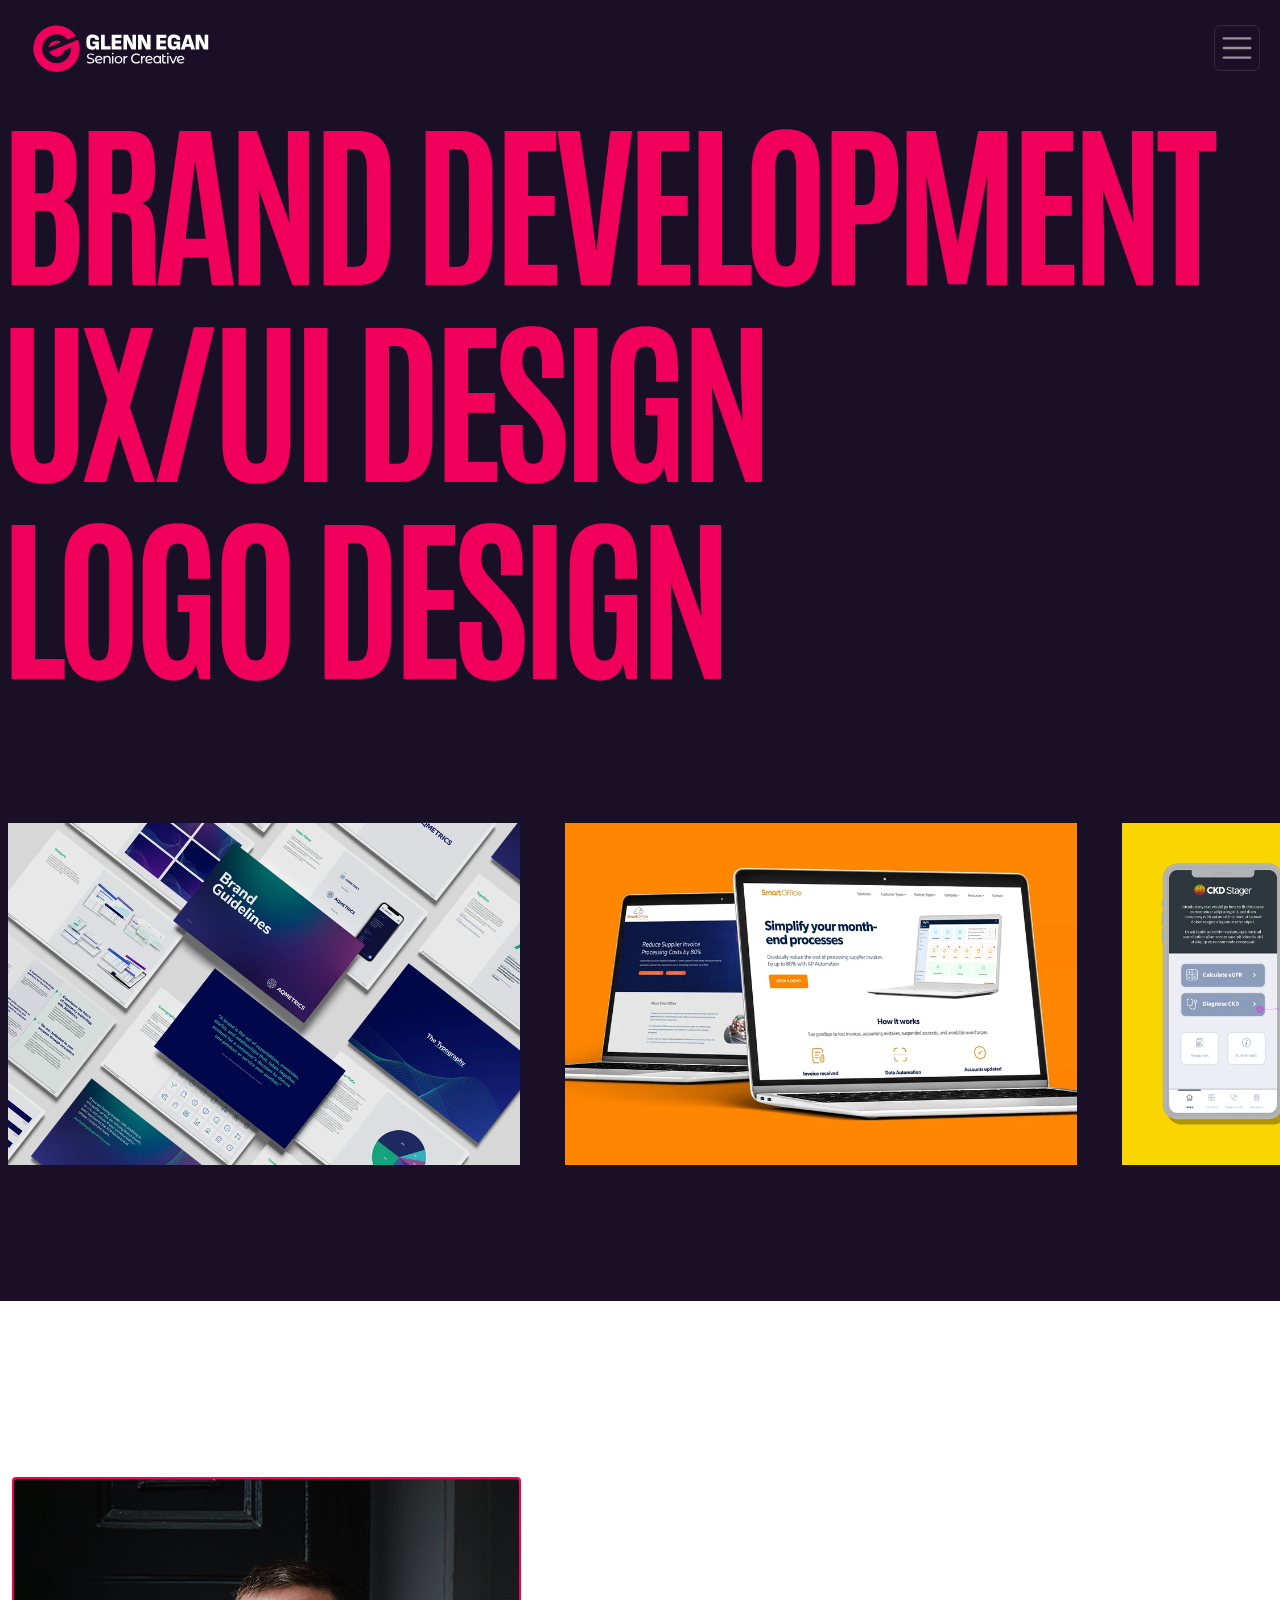
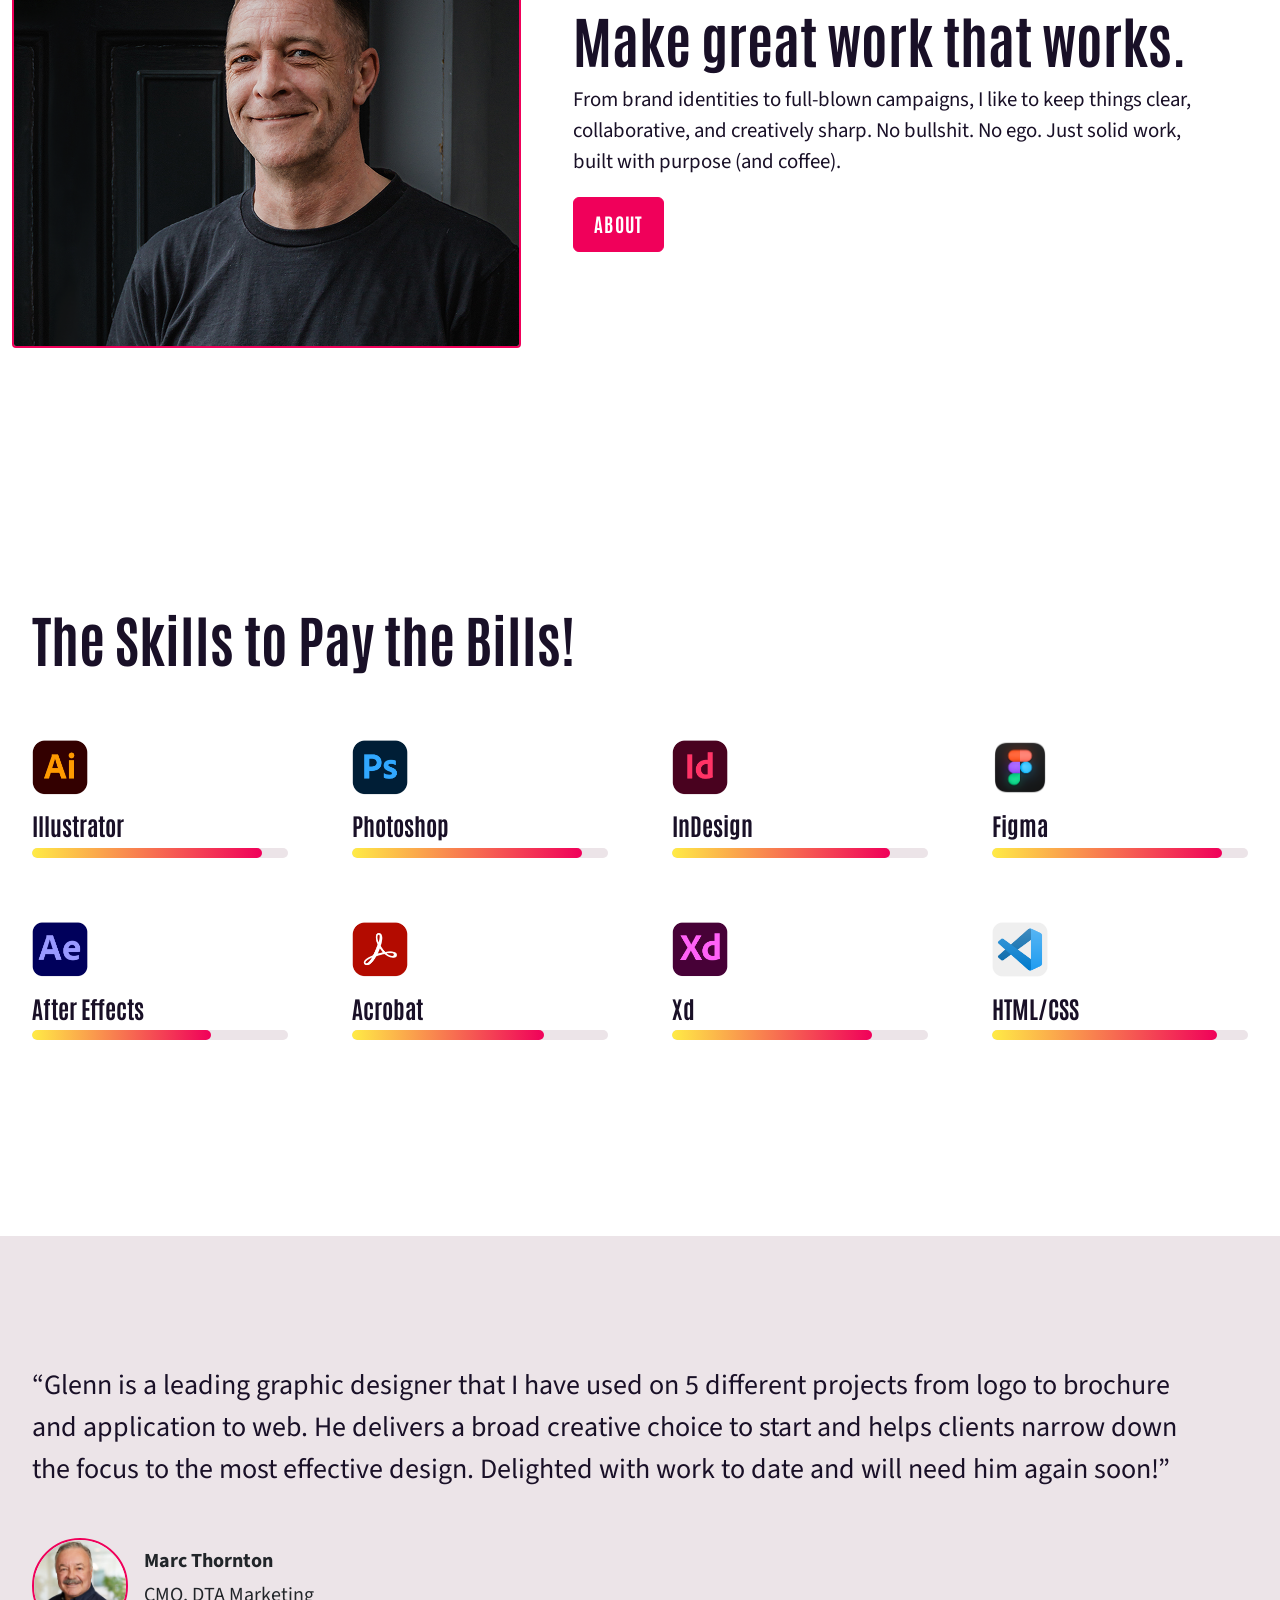
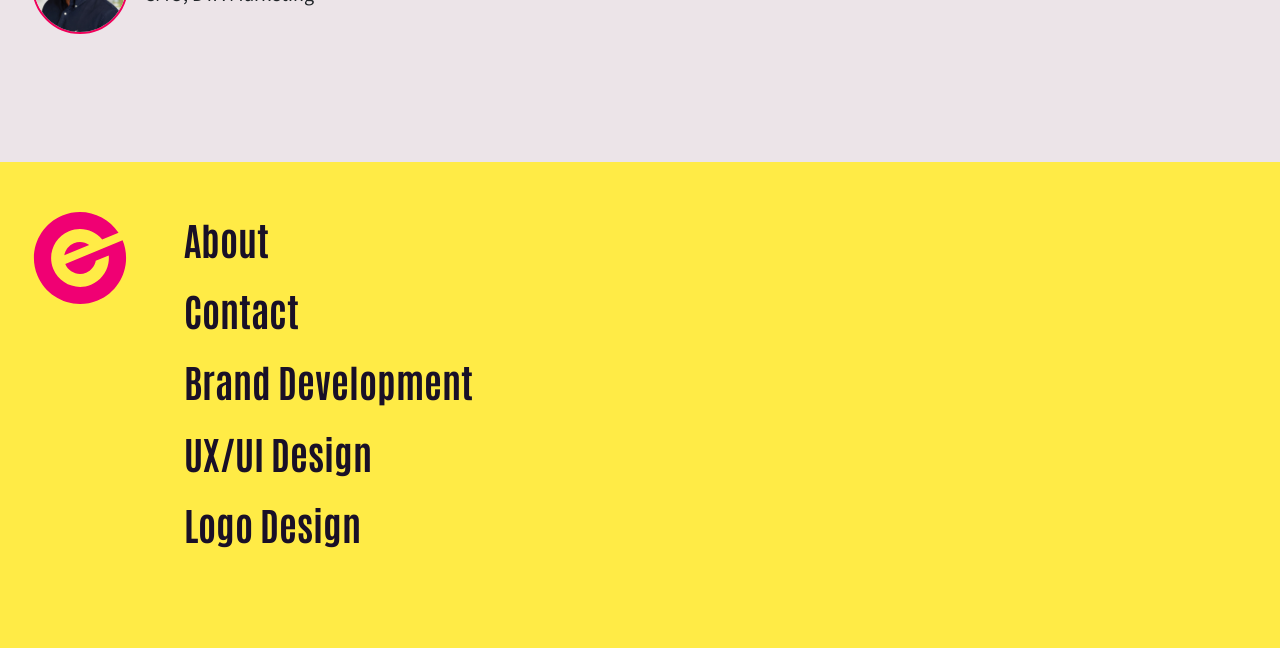
<file: index.html>
<!doctype html>
<html lang="en">
  <head>
    <meta charset="utf-8">
    <meta name="viewport" content="width=device-width, initial-scale=1">
    <meta name="description" content="">
    <meta name="author" content="Mark Otto, Jacob Thornton, and Bootstrap contributors">
    <meta name="generator" content="Hugo 0.80.0">
    <title>Glenn Egan Senior Creative</title>
      <link rel="icon" type="image/x-icon" href="images/ge-symbol.svg">

    <!-- Bootstrap core CSS -->
<link href="css/bootstrap.min.css" rel="stylesheet">
    <!-- Custom fonts for this template -->
<link rel="preconnect" href="https://fonts.googleapis.com">
<link rel="preconnect" href="https://fonts.gstatic.com" crossorigin>
<link href="https://fonts.googleapis.com/css2?family=Source+Sans+3:ital,wght@0,200..900;1,200..900&display=swap" rel="stylesheet">
<link href="https://fonts.googleapis.com/css2?family=Antonio:wght@100..700&display=swap" rel="stylesheet">
    <!-- Custom styles for this template -->
    <link href="mystyle.css" rel="stylesheet">
  </head>
  <body style="background-color: #191027;">

    
    <!-- Off Canvas Nav Bar -->

<nav class="navbar navbar-dark fixed-top" style="background-color: #191027;">
  <div class="container-fluid">
    <a class="navbar-brand" href="index.html"><img src="images/ge-logo-dark.svg" alt="Glenn Egan Senior Creative Logo" width="196" height="80"></a>
    <button class="navbar-toggler" type="button" data-bs-toggle="offcanvas" data-bs-target="#offcanvasDarkNavbar" aria-controls="offcanvasDarkNavbar" aria-label="Toggle navigation">
      <span class="navbar-toggler-icon"></span>
    </button>
    <div class="offcanvas offcanvas-end text-bg-dark" tabindex="-1" id="offcanvasDarkNavbar" aria-labelledby="offcanvasDarkNavbarLabel">
      <div class="offcanvas-header">
        <h3 class="offcanvas-title" id="offcanvasDarkNavbarLabel">MENU</h3>
        <button type="button" class="btn-close btn-close-white" data-bs-dismiss="offcanvas" aria-label="Close"></button>
      </div>
      <div class="offcanvas-body">
        <ul class="navbar-nav justify-content-end flex-grow-1 pe-3">
           <li class="nav-item">
                <a class="nav-link" aria-current="page" href="about.html">About</a>
              </li>
              <li class="nav-item">
                <a class="nav-link" aria-current="page" href="contact.html">Contact</a>
              </li>
          <li class="nav-item dropdown">
            <a class="nav-link dropdown-toggle" href="work.html" role="button" data-bs-toggle="dropdown" aria-expanded="false">
              Work
            </a>
            <ul class="dropdown-menu dropdown-menu-dark">
              <li><a class="dropdown-item" href="brand-development.html">Brand Development</a></li>
              <li><a class="dropdown-item" href="ux-ui-design.html">UX/UI Design</a></li>
              <li><a class="dropdown-item" href="logo-design.html">Logo Design</a></li>
           <li>
        </ul>
    </div>
  </div>
</nav>

 <!-- Large Text Links -->

<main class="container-fluid p-0">
  <div class="link-container">
    <a href="brand-development.html" class="text-decoration-none brand-link">Brand Development</a>
  </div>
  <div class="link-container">
    <a href="ux-ui-design.html" class="text-decoration-none ux-link">UX/UI Design</a>
  </div>
  <div class="link-container">
    <a href="logo-design.html" class="text-decoration-none logo-link">Logo Design</a>
  </div>
</main>

<section class="section-gap" style="background-color: #191027;"></section>

 <!-- Horizontal Scroller -->

<div class="scroll-container">
  <a href="brand-development.html" data-alt="AQMetrics Brand Development"><img src="images/slider1-aqm.webp" alt="AQMetrics Brand Development" class="image"></a>
  <a href="logo-design.html" data-alt="SmartOffice Brand Design"><img src="images/slider2-sm.webp" alt="SmartOffice Brand Design"></a>
  <a href="ux-ui-design.html" data-alt="AstraZeneca CKD App Design"><img src="images/slider3-ckd.webp" alt="AstraZeneca CKD App Design"></a>
  <a href="brand-development.html" data-alt="IKA CKD Campaign Design"><img src="images/slider4-ika.webp" alt="IKA CKD Campaign Design"></a>
  <a href="brand-development.html" data-alt="Pfizer AF Campaign Development"><img src="images/slider5-pfizer.webp" alt="Pfizer AF Campaign Development"></a>
</div>



<section class="section-gap" style="background-color: #191027;"></section>



 <!-- About Section -->

<section class="section-gap" style="background-color: #ffffff;"></section>

<section class="about-panel">
  <div class="container-fluid px-0">
    <div class="row gx-8 gy-8 align-items-center">
      <div class="col-12 col-md-5">
        <img src="images/glenn-about-photo1.png" alt="Glenn Egan" class="about-image">
      </div>
      <div class="col-12 col-md-7">
        <h2 class="about-title">Make great work that works.</h2>
        <p class="about-text">
          From brand identities to full-blown campaigns, I like to keep things clear, collaborative, and creatively sharp. No bullshit. No ego. Just solid work, built with purpose (and coffee).
        </p>
        <a href="about.html" class="btn about-btn">About</a>
      </div>
    </div>
  </div>
</section>


<section class="section-gap" style="background-color: #ffffff;"></section>


 <!-- Skills Section -->


<section class="expertise-panel py-5">
  <div class="container-fluid px-0">
        <h2 class="skills-title mb-4">The Skills to Pay the Bills!</h2>
    <div class="row gx-4 gy-4 justify-content-start">
      <div class="col-12 col-sm-6 col-md-4 col-lg-3">
        <div class="skill-card">
          <img src="images/illustrator.png" alt="Illustrator" class="skill-icon">
          <div class="skill-copy">
            <h4 class="skill-name">Illustrator</h4>
            <div class="skill-progress">
              <div class="skill-fill" data-width="90%"></div>
            </div>
          </div>
        </div>
      </div>

      <div class="col-12 col-sm-6 col-md-4 col-lg-3">
        <div class="skill-card">
          <img src="images/photoshop.png" alt="Photoshop" class="skill-icon">
          <div class="skill-copy">
            <h4 class="skill-name">Photoshop</h4>
            <div class="skill-progress">
              <div class="skill-fill" data-width="90%"></div>
            </div>
          </div>
        </div>
      </div>

      <div class="col-12 col-sm-6 col-md-4 col-lg-3">
        <div class="skill-card">
          <img src="images/indesign.png" alt="InDesign" class="skill-icon">
          <div class="skill-copy">
            <h4 class="skill-name">InDesign</h4>
            <div class="skill-progress">
              <div class="skill-fill" data-width="85%"></div>
            </div>
          </div>
        </div>
      </div>

      <div class="col-12 col-sm-6 col-md-4 col-lg-3">
        <div class="skill-card">
          <img src="images/figma.png" alt="Figma" class="skill-icon">
          <div class="skill-copy">
            <h4 class="skill-name">Figma</h4>
            <div class="skill-progress">
              <div class="skill-fill" data-width="90%"></div>
            </div>
          </div>
        </div>
      </div>

      <div class="col-12 col-sm-6 col-md-4 col-lg-3">
        <div class="skill-card">
          <img src="images/after_effects.png" alt="After Effects" class="skill-icon">
          <div class="skill-copy">
            <h4 class="skill-name">After Effects</h4>
            <div class="skill-progress">
              <div class="skill-fill" data-width="70%"></div>
            </div>
          </div>
        </div>
      </div>

      <div class="col-12 col-sm-6 col-md-4 col-lg-3">
        <div class="skill-card">
          <img src="images/acrobat.png" alt="Acrobat" class="skill-icon">
          <div class="skill-copy">
            <h4 class="skill-name">Acrobat</h4>
            <div class="skill-progress">
              <div class="skill-fill" data-width="75%"></div>
            </div>
          </div>
        </div>
      </div>

      <div class="col-12 col-sm-6 col-md-4 col-lg-3">
        <div class="skill-card">
          <img src="images/xd.png" alt="Xd" class="skill-icon">
          <div class="skill-copy">
            <h4 class="skill-name">Xd</h4>
            <div class="skill-progress">
              <div class="skill-fill" data-width="78%"></div>
            </div>
          </div>
        </div>
      </div>

      <div class="col-12 col-sm-6 col-md-4 col-lg-3">
        <div class="skill-card">
          <img src="images/vs-code.png" alt="HTML/CSS" class="skill-icon">
          <div class="skill-copy">
            <h4 class="skill-name">HTML/CSS</h4>
            <div class="skill-progress">
              <div class="skill-fill" data-width="88%"></div>
            </div>
          </div>
        </div>
      </div>
    </div>
  </div>
</section>



<section class="section-gap" style="background-color: #ffffff;"></section>

 <!-- Testimonial Section -->

<section class="section-gap" style="background-color: #ece4e8;"></section>


<section class="testimonial-section" style="background-color: #ece4e8;">
<div class="testimonial-frame">
          <p class="testimonial-copy">
            “Glenn is a leading graphic designer that I have used on 5 different projects from logo to brochure and application to web. He delivers a broad creative choice to start and helps clients narrow down the focus to the most effective design. Delighted with work to date and will need him again soon!”
          </p>
        </div>
<div class="testimonial-avatar-wrap d-flex align-items-center">
  <img src="images/marc-thornton.jpeg" alt="Client photo" class="testimonial-avatar me-3">
  <div>
    <p class="testimonial-name">Marc Thornton</p>
    <p class="testimonial-title">CMO, DTA Marketing</p>
  </div>
</div>
      </div>
</div>

<section class="section-gap" style="background-color: #ece4e8;"></section>


 <!-- Footer -->
<footer class="site-footer">
  <div class="container-fluid footer-main">
    <div class="row gx-4 gy-3">
      <div class="col-auto footer-icon-col">
        <div class="footer-icon-wrap">
          <img src="images/ge-symbol.svg" alt="Logo icon" width="96" height="96">
        </div>
      </div>
      <div class="col footer-links-col">
        <nav class="footer-nav">
          <a href="about.html" class="footer-link">About</a>
          <a href="contact.html" class="footer-link">Contact</a>
          <a href="brand-development.html" class="footer-link">Brand Development</a>
          <a href="ux-ui-design.html" class="footer-link">UX/UI Design</a>
          <a href="logo-design.html" class="footer-link">Logo Design</a>
     </nav>
  </div>

</footer>




<script src="myjava.js"></script>
<script src="js/bootstrap.bundle.min.js"></script>
</body>
</html>
</file>
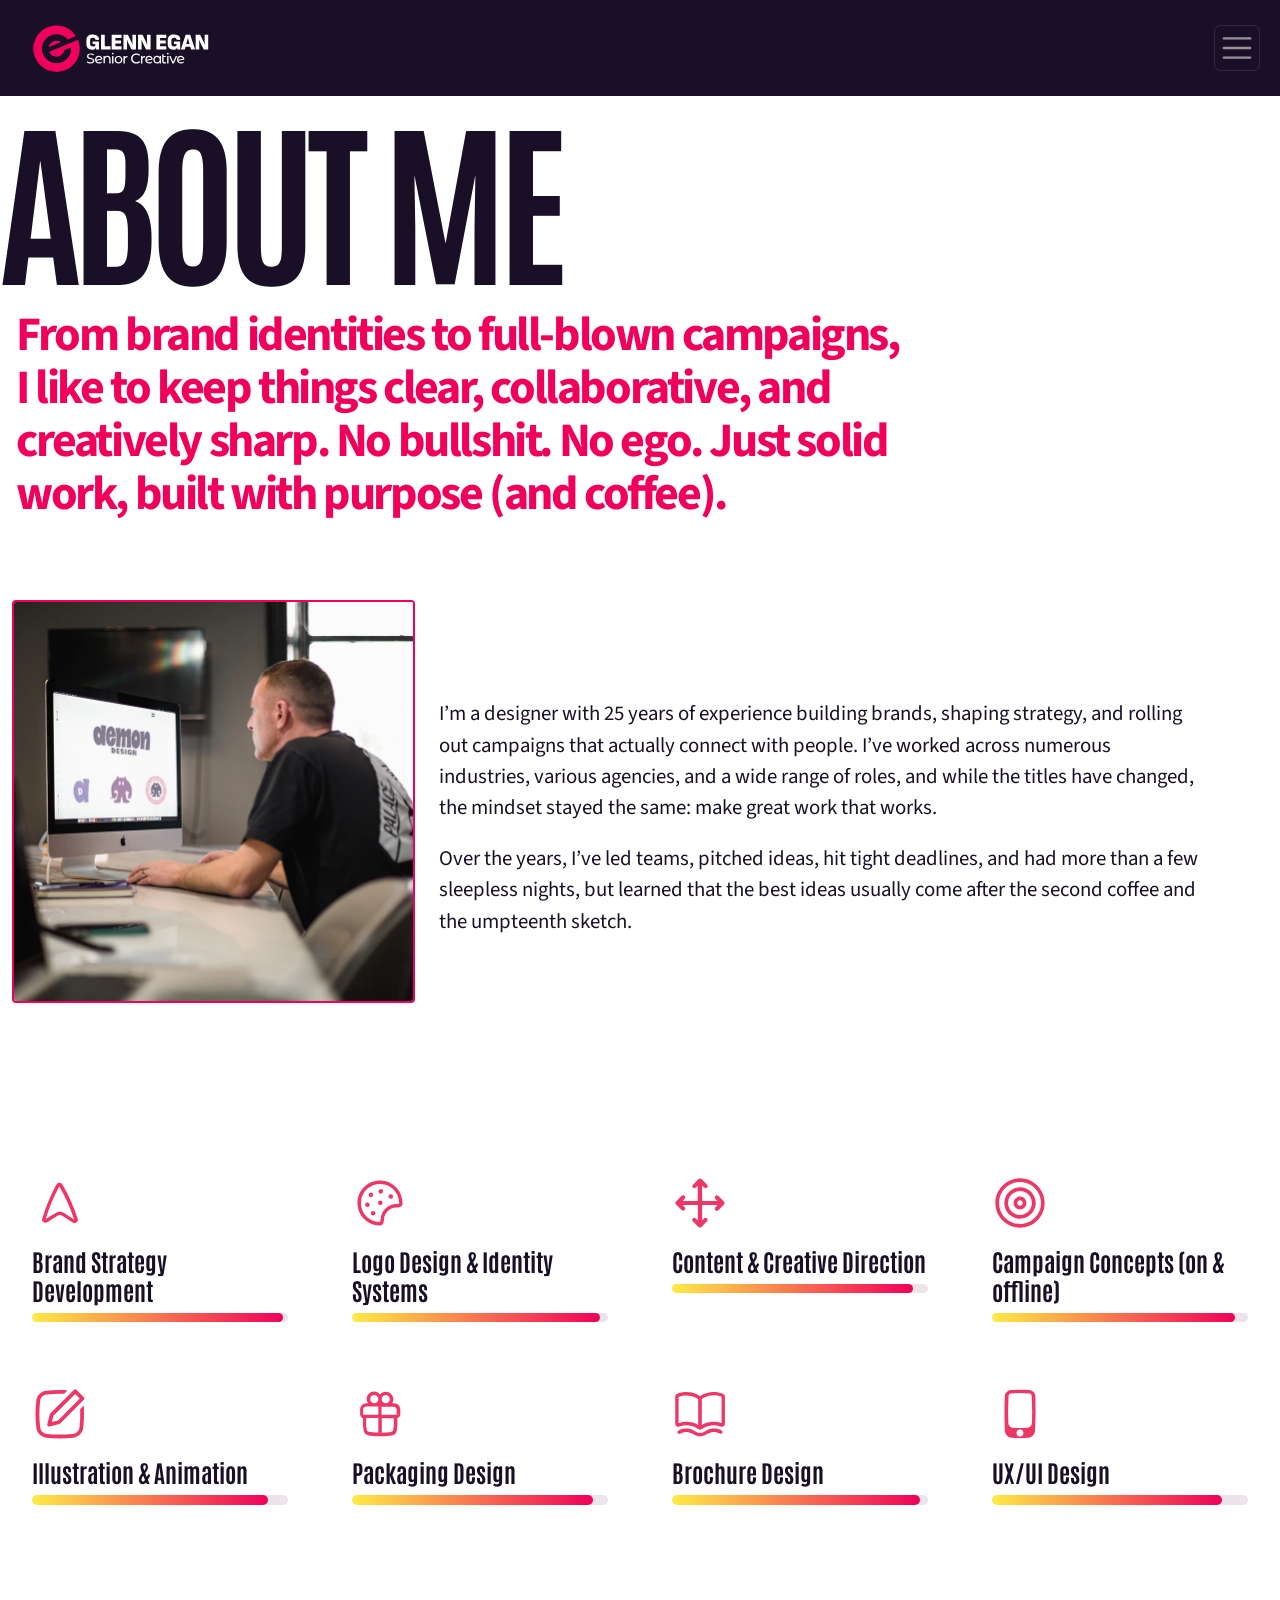
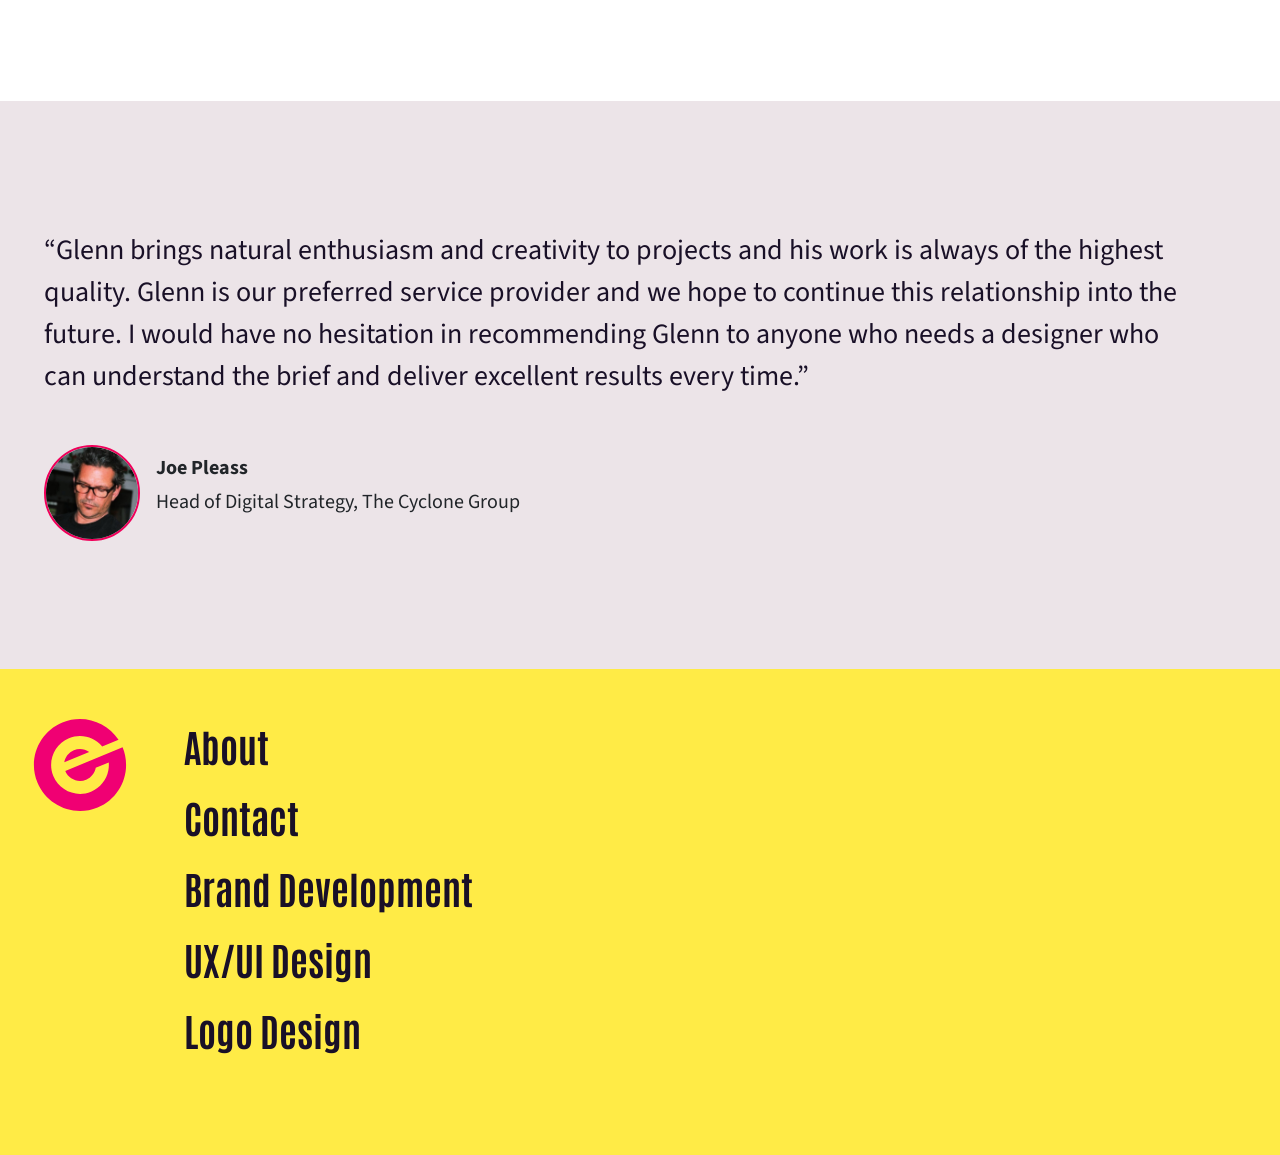
<file: about.html>
<!doctype html>
<html lang="en">
  <head>
    <meta charset="utf-8">
    <meta name="viewport" content="width=device-width, initial-scale=1">
    <meta name="description" content="">
    <meta name="author" content="Mark Otto, Jacob Thornton, and Bootstrap contributors">
    <meta name="generator" content="Hugo 0.80.0">
    <title>Glenn Egan About</title>
      <link rel="icon" type="image/x-icon" href="images/ge-symbol.svg">

      <!-- Bootstrap core CSS -->
<link href="css/bootstrap.min.css" rel="stylesheet">
    <!-- Custom fonts for this template -->
<link rel="preconnect" href="https://fonts.googleapis.com">
<link rel="preconnect" href="https://fonts.gstatic.com" crossorigin>
<link href="https://fonts.googleapis.com/css2?family=Source+Sans+3:ital,wght@0,200..900;1,200..900&display=swap" rel="stylesheet">
<link href="https://fonts.googleapis.com/css2?family=Antonio:wght@100..700&display=swap" rel="stylesheet">
    <!-- Custom styles for this template -->
    <link href="mystyle.css" rel="stylesheet">
  </head>
  <body>


<!-- Off Canvas Nav Bar -->

<nav class="navbar navbar-dark fixed-top" style="background-color: #191027;">
  <div class="container-fluid">
    <a class="navbar-brand" href="index.html">
      <img src="images/ge-logo-dark.svg" alt="Glenn Egan Senior Creative Logo" width="196" height="80">
    </a>

    <button class="navbar-toggler" type="button" data-bs-toggle="offcanvas" data-bs-target="#offcanvasDarkNavbar" aria-controls="offcanvasDarkNavbar" aria-label="Toggle navigation">
      <span class="navbar-toggler-icon"></span>
    </button>

    <div class="offcanvas offcanvas-end text-bg-dark" tabindex="-1" id="offcanvasDarkNavbar" aria-labelledby="offcanvasDarkNavbarLabel">
      <div class="offcanvas-header">
        <h3 class="offcanvas-title" id="offcanvasDarkNavbarLabel">MENU</h3>
        <button type="button" class="btn-close btn-close-white" data-bs-dismiss="offcanvas" aria-label="Close"></button>
      </div>

      <div class="offcanvas-body">
        <ul class="navbar-nav justify-content-end flex-grow-1 pe-3">
          <li class="nav-item">
            <a class="nav-link" href="about.html">About</a>
          </li>
          <li class="nav-item">
            <a class="nav-link" href="contact.html">Contact</a>
          </li>
          <li class="nav-item dropdown">
            <a class="nav-link dropdown-toggle" href="work.html" role="button" data-bs-toggle="dropdown" aria-expanded="false">
              Work
            </a>
            <ul class="dropdown-menu dropdown-menu-dark">
              <li><a class="dropdown-item" href="brand-development.html">Brand Development</a></li>
              <li><a class="dropdown-item" href="ux-ui-design.html">UX/UI Design</a></li>
              <li><a class="dropdown-item" href="logo-design.html">Logo Design</a></li>
            </ul>
          </li>
        </ul>
      </div>
    </div>
  </div>
</nav>




<main class="container-fluid p-0">
  <div class="head-container">
    <a class="text-decoration-none brand-head">About Me</a>
  </div>
</main>

<main class="container-fluid px-0">
<section class="brand-intro">
  <div class="row g-0">
    <div class="col-12 col-xl-9">
      <div class="brand-intro-left">
        <p class="brand-intro-text">
          From brand identities to full-blown campaigns, I like to keep things clear, collaborative, and creatively sharp. No bullshit. No ego. Just solid work, built with purpose (and coffee).
        </p>
      </div>
    </div>
    <div class="col-12 col-xl-5">
      <div class="brand-intro-right"></div>
    </div>
  </div>
</section>
</main>




 <!-- About Section -->

<section class="about-panel">
  <div class="container-fluid px-0">
    <div class="row gx-8 gy-8 align-items-center">
      <div class="col-12 col-md-4">
        <img src="images/glenn-designing.webp" alt="Glenn Egan" class="about-image">
      </div>
      <div class="col-12 col-md-8">
        <p class="about-text">
    I’m a designer with 25 years of experience building brands, shaping strategy, and rolling out campaigns that actually connect with people. I’ve worked across numerous industries, various agencies, and a wide range of roles, and while the titles have changed, the mindset stayed the same: make great work that works.
  </p>
  <p class="about-text">
    Over the years, I’ve led teams, pitched ideas, hit tight deadlines, and had more than a few sleepless nights, but learned that the best ideas usually come after the second coffee and the umpteenth sketch.
  </p>
      </div>
    </div>
  </div>
</section>




 <!-- Skills Section -->


<section class="expertise-panel py-5">
    <div class="row gx-4 gy-4 justify-content-start">
      <div class="col-12 col-sm-6 col-md-4 col-lg-3">
        <div class="skill-card">
          <img src="images/brand-strategy2.svg" alt="Brand Strategy" class="skill-icon">
          <div class="skill-copy">
            <h4 class="skill-name">Brand Strategy Development</h4>
            <div class="skill-progress">
              <div class="skill-fill" data-width="98%"></div>
            </div>
          </div>
        </div>
      </div>

      <div class="col-12 col-sm-6 col-md-4 col-lg-3">
        <div class="skill-card">
          <img src="images/logo-identity2.svg" alt="Logo Design & Identity Systems" class="skill-icon">
          <div class="skill-copy">
            <h4 class="skill-name">Logo Design & Identity Systems</h4>
            <div class="skill-progress">
              <div class="skill-fill" data-width="97%"></div>
            </div>
          </div>
        </div>
      </div>

      <div class="col-12 col-sm-6 col-md-4 col-lg-3">
        <div class="skill-card">
          <img src="images/content-creative.svg" alt="Content & Creative Direction" class="skill-icon">
          <div class="skill-copy">
            <h4 class="skill-name">Content & Creative Direction</h4>
            <div class="skill-progress">
              <div class="skill-fill" data-width="94%"></div>
            </div>
          </div>
        </div>
      </div>

      <div class="col-12 col-sm-6 col-md-4 col-lg-3">
        <div class="skill-card">
          <img src="images/campaign-concepts.svg" alt="Campaign Concepts" class="skill-icon">
          <div class="skill-copy">
            <h4 class="skill-name">Campaign Concepts (on & offline)</h4>
            <div class="skill-progress">
              <div class="skill-fill" data-width="95%"></div>
            </div>
          </div>
        </div>
      </div>

      <div class="col-12 col-sm-6 col-md-4 col-lg-3">
        <div class="skill-card">
          <img src="images/illustration-animation.svg" alt="Illustration & Animation" class="skill-icon">
          <div class="skill-copy">
            <h4 class="skill-name">Illustration & Animation</h4>
            <div class="skill-progress">
              <div class="skill-fill" data-width="92%"></div>
            </div>
          </div>
        </div>
      </div>

      <div class="col-12 col-sm-6 col-md-4 col-lg-3">
        <div class="skill-card">
          <img src="images/packaging-design.svg" alt="Packaging Design" class="skill-icon">
          <div class="skill-copy">
            <h4 class="skill-name">Packaging Design</h4>
            <div class="skill-progress">
              <div class="skill-fill" data-width="94%"></div>
            </div>
          </div>
        </div>
      </div>

      <div class="col-12 col-sm-6 col-md-4 col-lg-3">
        <div class="skill-card">
          <img src="images/brochure-design.svg" alt="Brochure Design" class="skill-icon">
          <div class="skill-copy">
            <h4 class="skill-name">Brochure Design</h4>
            <div class="skill-progress">
              <div class="skill-fill" data-width="97%"></div>
            </div>
          </div>
        </div>
      </div>

      <div class="col-12 col-sm-6 col-md-4 col-lg-3">
        <div class="skill-card">
          <img src="images/ux-ui-design.svg" alt="UX/UI Design" class="skill-icon">
          <div class="skill-copy">
            <h4 class="skill-name">UX/UI Design</h4>
            <div class="skill-progress">
              <div class="skill-fill" data-width="90%"></div>
            </div>
          </div>
        </div>
      </div>
    </div>
  </div>
</section>





<section class="section-gap" style="background-color: #ffffff;"></section>


 <!-- Testimonial Section -->

<section class="section-gap" style="background-color: #ece4e8;"></section>

<section class="testimonial-section" style="background-color: #ece4e8;">
  <div class="container-fluid">
    <div class="testimonial-frame">
      <p class="testimonial-copy">
        “Glenn brings natural enthusiasm and creativity to projects and his work is always of the highest quality. Glenn is our preferred service provider and we hope to continue this relationship into the future. I would have no hesitation in recommending Glenn to anyone who needs a designer who can understand the brief and deliver excellent results every time.”
      </p>
    </div>

    <div class="testimonial-avatar-wrap d-flex align-items-center">
      <img src="images/joe-pleass.jpeg" alt="Client photo" class="testimonial-avatar me-3">
      <div>
        <p class="testimonial-name">Joe Pleass</p>
        <p class="testimonial-title">Head of Digital Strategy, The Cyclone Group</p>
      </div>
    </div>
  </div>
</section>

<section class="section-gap" style="background-color: #ece4e8;"></section>




 <!-- Footer -->
<footer class="site-footer">
  <div class="container-fluid footer-main">
    <div class="row gx-4 gy-3">
      <div class="col-auto footer-icon-col">
        <div class="footer-icon-wrap">
          <img src="images/ge-symbol.svg" alt="Logo icon" width="96" height="96">
        </div>
      </div>
      <div class="col footer-links-col">
        <nav class="footer-nav">
          <a href="about.html" class="footer-link">About</a>
          <a href="contact.html" class="footer-link">Contact</a>
          <a href="brand-development.html" class="footer-link">Brand Development</a>
          <a href="ux-ui-design.html" class="footer-link">UX/UI Design</a>
          <a href="logo-design.html" class="footer-link">Logo Design</a>
     </nav>
  </div>

</footer>




<script src="myjava.js"></script>
<script src="js/bootstrap.bundle.min.js"></script>
</body>
</html>
</file>
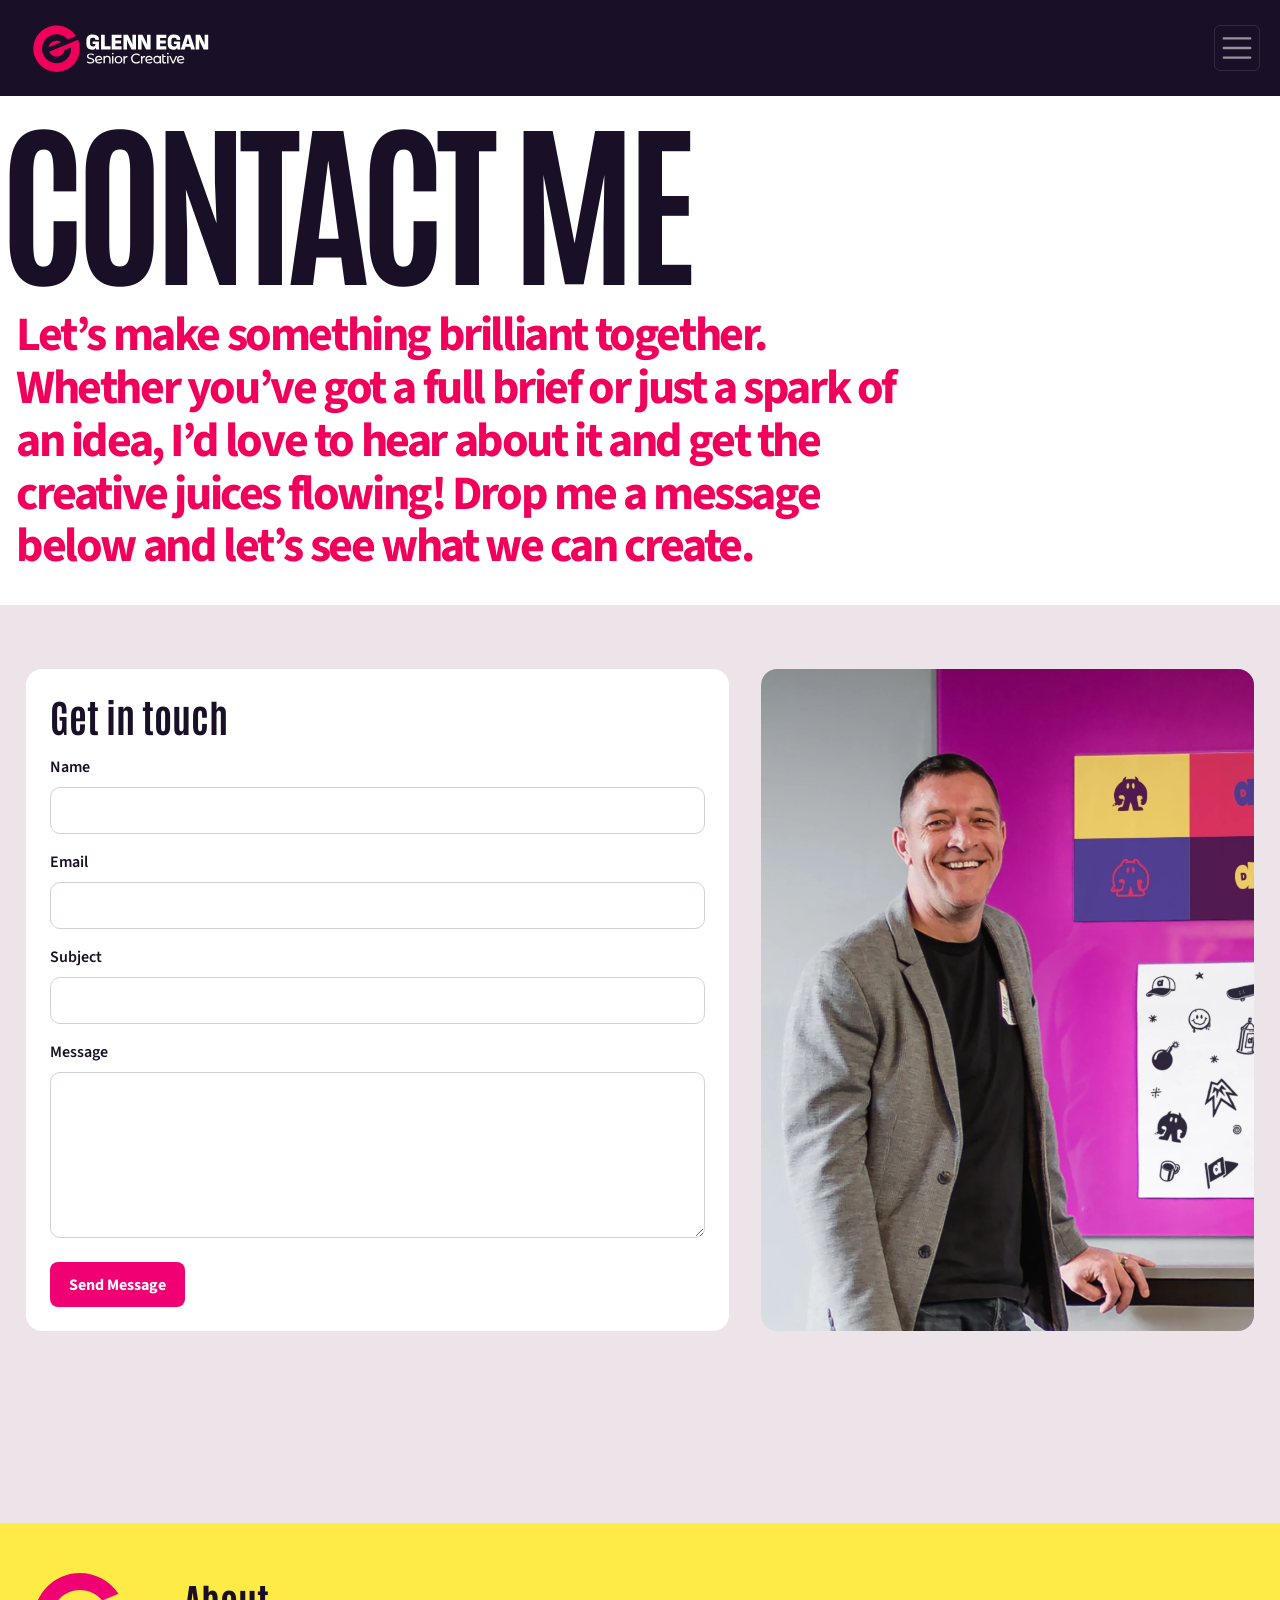
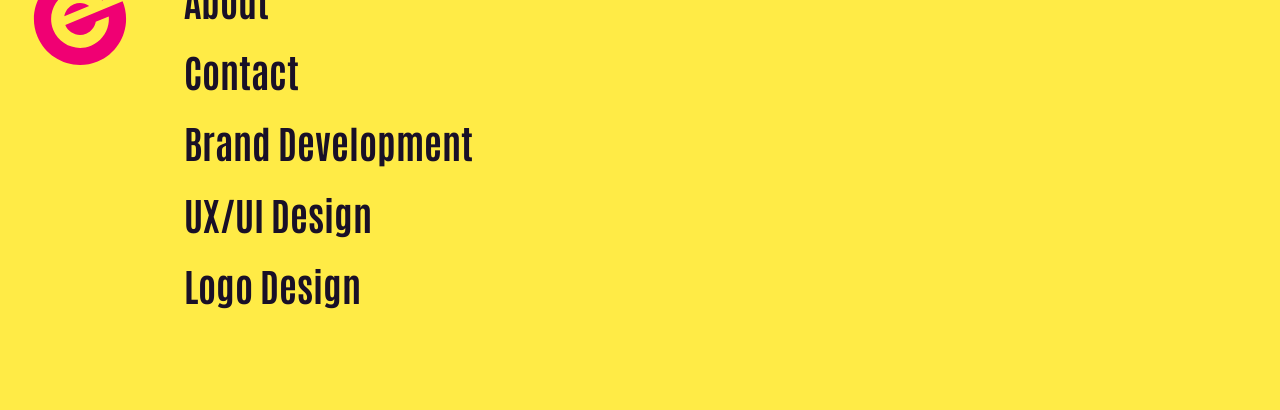
<file: contact.html>
<!doctype html>
<html lang="en">
  <head>
    <meta charset="utf-8">
    <meta name="viewport" content="width=device-width, initial-scale=1">
    <meta name="description" content="">
    <meta name="author" content="Mark Otto, Jacob Thornton, and Bootstrap contributors">
    <meta name="generator" content="Hugo 0.80.0">
    <title>Glenn Egan Get in Touch</title>
      <link rel="icon" type="image/x-icon" href="images/ge-symbol.svg">
    <!-- Bootstrap core CSS -->
<link href="css/bootstrap.min.css" rel="stylesheet">
    <!-- Custom fonts for this template -->
<link rel="preconnect" href="https://fonts.googleapis.com">
<link rel="preconnect" href="https://fonts.gstatic.com" crossorigin>
<link href="https://fonts.googleapis.com/css2?family=Source+Sans+3:ital,wght@0,200..900;1,200..900&display=swap" rel="stylesheet">
<link href="https://fonts.googleapis.com/css2?family=Antonio:wght@100..700&display=swap" rel="stylesheet">
    <!-- Custom styles for this template -->
    <link href="mystyle.css" rel="stylesheet">
  </head>
  <body>


<!-- Off Canvas Nav Bar -->

<nav class="navbar navbar-dark fixed-top" style="background-color: #191027;">
  <div class="container-fluid">
    <a class="navbar-brand" href="index.html">
      <img src="images/ge-logo-dark.svg" alt="Glenn Egan Senior Creative Logo" width="196" height="80">
    </a>

    <button class="navbar-toggler" type="button" data-bs-toggle="offcanvas" data-bs-target="#offcanvasDarkNavbar" aria-controls="offcanvasDarkNavbar" aria-label="Toggle navigation">
      <span class="navbar-toggler-icon"></span>
    </button>

    <div class="offcanvas offcanvas-end text-bg-dark" tabindex="-1" id="offcanvasDarkNavbar" aria-labelledby="offcanvasDarkNavbarLabel">
      <div class="offcanvas-header">
        <h3 class="offcanvas-title" id="offcanvasDarkNavbarLabel">MENU</h3>
        <button type="button" class="btn-close btn-close-white" data-bs-dismiss="offcanvas" aria-label="Close"></button>
      </div>

      <div class="offcanvas-body">
        <ul class="navbar-nav justify-content-end flex-grow-1 pe-3">
          <li class="nav-item">
            <a class="nav-link" href="about.html">About</a>
          </li>
          <li class="nav-item">
            <a class="nav-link" href="contact.html">Contact</a>
          </li>
          <li class="nav-item dropdown">
            <a class="nav-link dropdown-toggle" href="work.html" role="button" data-bs-toggle="dropdown" aria-expanded="false">
              Work
            </a>
            <ul class="dropdown-menu dropdown-menu-dark">
              <li><a class="dropdown-item" href="brand-development.html">Brand Development</a></li>
              <li><a class="dropdown-item" href="ux-ui-design.html">UX/UI Design</a></li>
              <li><a class="dropdown-item" href="logo-design.html">Logo Design</a></li>
            </ul>
          </li>
        </ul>
      </div>
    </div>
  </div>
</nav>




<main class="container-fluid p-0">
  <div class="head-container">
    <a class="text-decoration-none brand-head">Contact Me</a>
  </div>
</main>

<main class="container-fluid px-0">
<section class="brand-intro">
  <div class="row g-0">
    <div class="col-12 col-xl-9">
      <div class="brand-intro-left">
        <p class="brand-intro-text">
          Let’s make something brilliant together. Whether you’ve got a full brief or just a spark of an idea, I’d love to hear about it and get the creative juices flowing! Drop me a message below and let’s see what we can create.
      </div>
    </div>
    <div class="col-12 col-xl-5">
      <div class="brand-intro-right"></div>
    </div>
  </div>
</section>
</main>


<!-- Contact Form Section -->

<section class="section-gap-small" style="background-color: #ece4e8;"></section>

<section class="contact-section">
  <div class="container-fluid contact-wrap">
    <div class="row g-3 g-lg-4 align-items-stretch">
      <!-- Left: form -->
      <div class="col-12 col-lg-7">
        <div class="contact-card">
          <h2 class="contact-title">Get in touch</h2>

          <form class="contact-form" action="#" method="post">
            <div class="mb-3">
              <label for="contactName" class="form-label">Name</label>
              <input type="text" class="form-control" id="contactName" name="name" required>
            </div>

            <div class="mb-3">
              <label for="contactEmail" class="form-label">Email</label>
              <input type="email" class="form-control" id="contactEmail" name="email" required>
            </div>

            <div class="mb-3">
              <label for="contactSubject" class="form-label">Subject</label>
              <input type="text" class="form-control" id="contactSubject" name="subject">
            </div>

            <div class="mb-4">
              <label for="contactMessage" class="form-label">Message</label>
              <textarea class="form-control" id="contactMessage" name="message" rows="6" required></textarea>
            </div>

            <button type="submit" class="btn contact-btn">Send Message</button>
          </form>
        </div>
      </div>

      <!-- Right: image -->
      <div class="col-12 col-lg-5">
        <div class="contact-image-card">
          <img src="images/glenn-presentation.webp" alt="Creative headspace" class="contact-image">
        </div>
      </div>
    </div>
  </div>
</section>

<section class="section-gap" style="background-color: #ece4e8;"></section>






 <!-- Footer -->
<footer class="site-footer">
  <div class="container-fluid footer-main">
    <div class="row gx-4 gy-3">
      <div class="col-auto footer-icon-col">
        <div class="footer-icon-wrap">
          <img src="images/ge-symbol.svg" alt="Logo icon" width="96" height="96">
        </div>
      </div>
      <div class="col footer-links-col">
        <nav class="footer-nav">
          <a href="about.html" class="footer-link">About</a>
          <a href="contact.html" class="footer-link">Contact</a>
          <a href="brand-development.html" class="footer-link">Brand Development</a>
          <a href="ux-ui-design.html" class="footer-link">UX/UI Design</a>
          <a href="logo-design.html" class="footer-link">Logo Design</a>
     </nav>
  </div>

</footer>




<script src="myjava.js"></script>
<script src="js/bootstrap.bundle.min.js"></script>
</body>
</html>
</file>
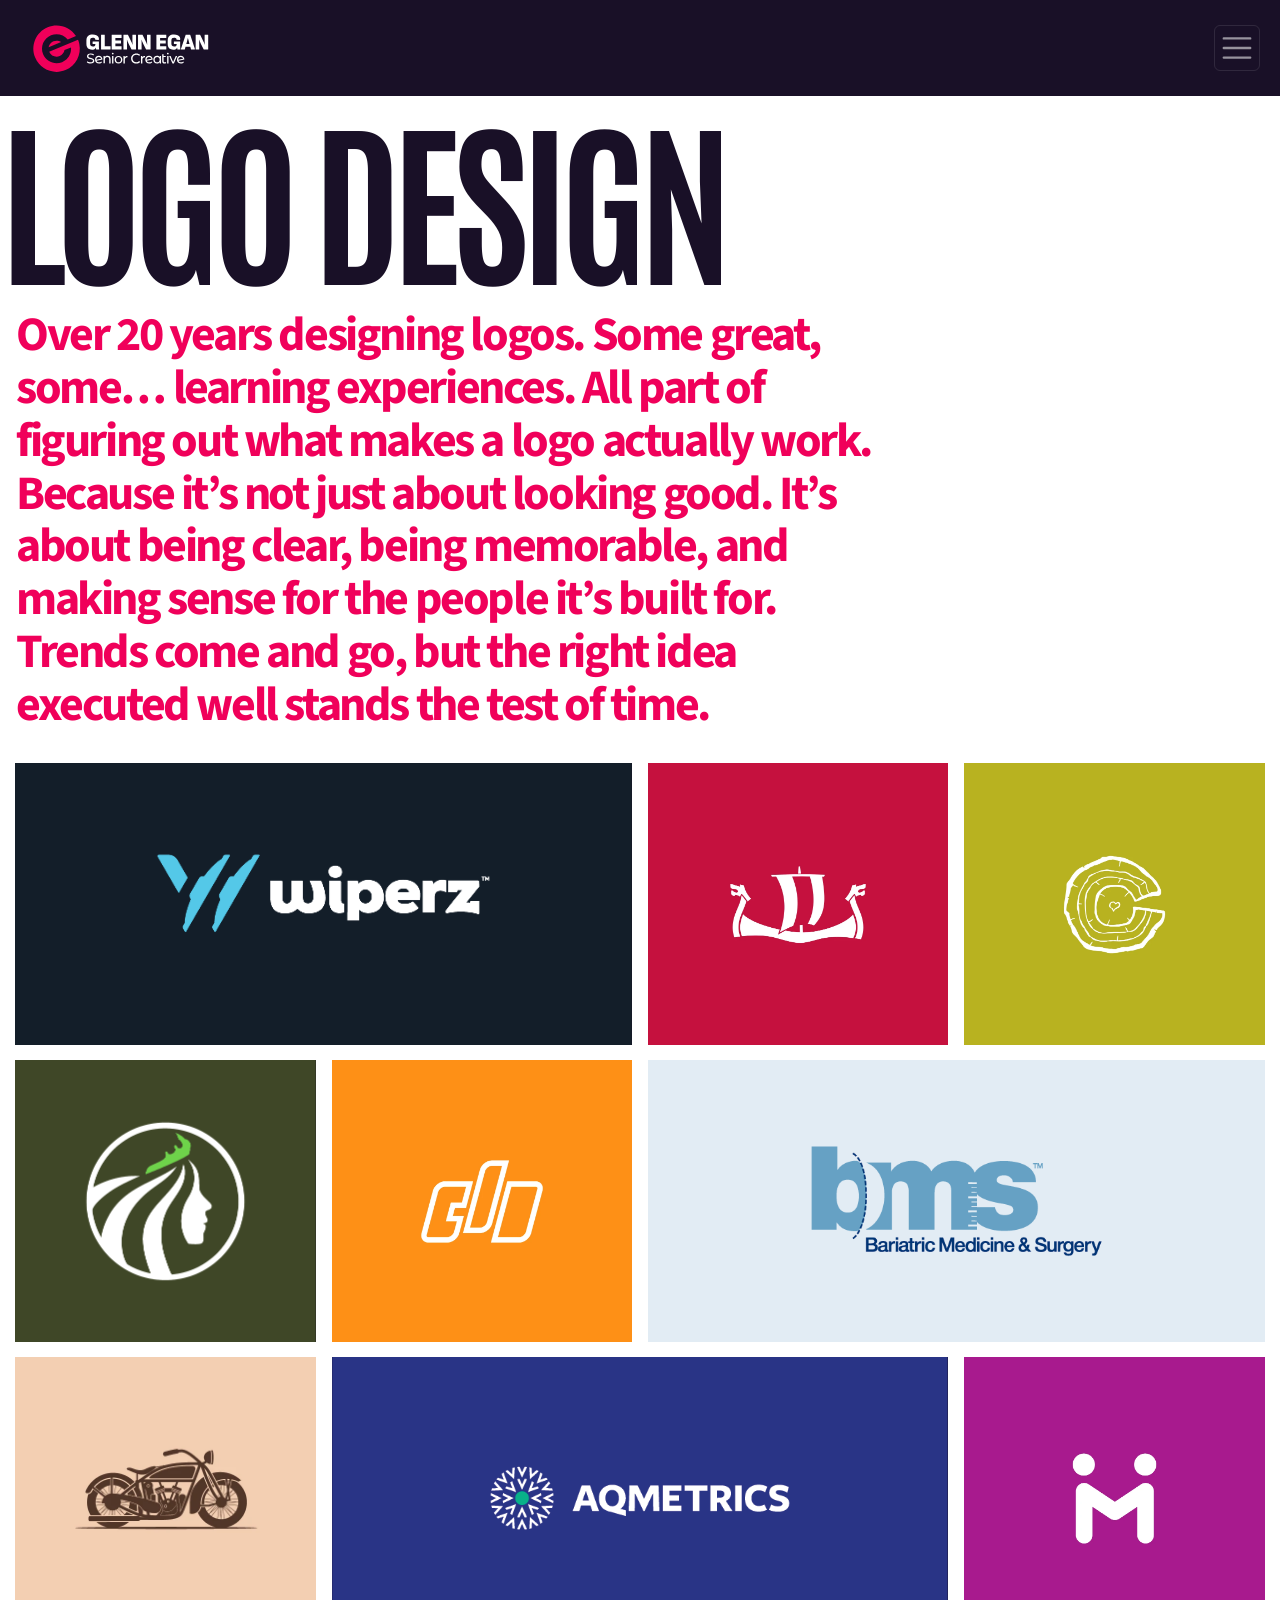
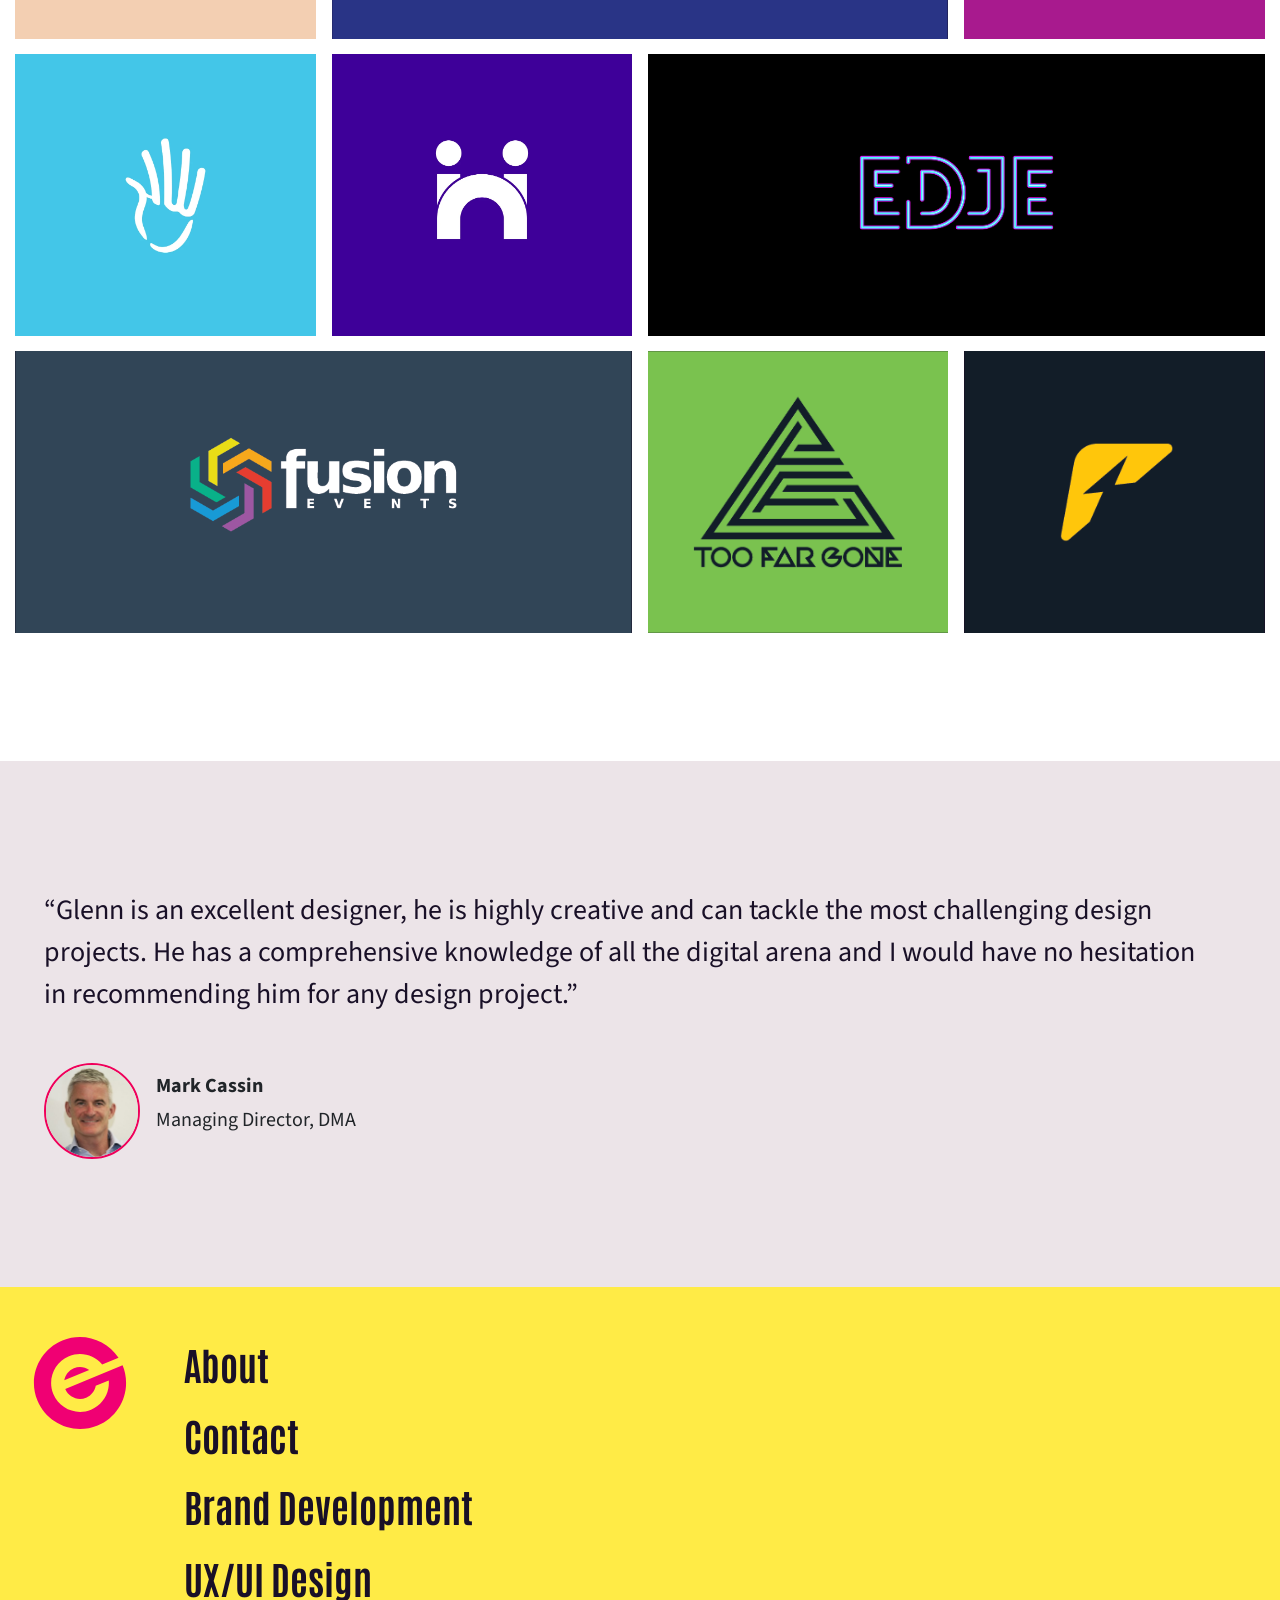
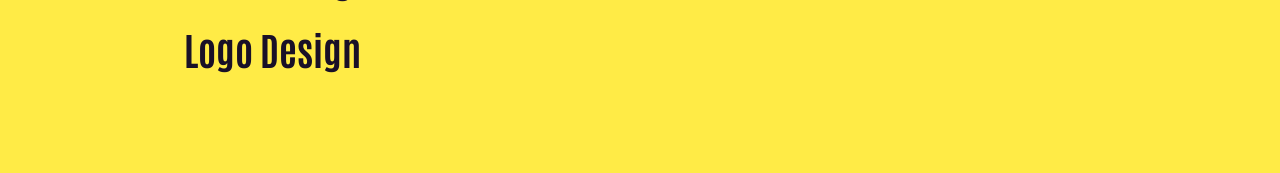
<file: logo-design.html>
<!doctype html>
<html lang="en">
  <head>
    <meta charset="utf-8">
    <meta name="viewport" content="width=device-width, initial-scale=1">
    <meta name="description" content="">
    <meta name="author" content="Mark Otto, Jacob Thornton, and Bootstrap contributors">
    <meta name="generator" content="Hugo 0.80.0">
    <title>Glenn Egan Logo Design</title>
      <link rel="icon" type="image/x-icon" href="images/ge-symbol.svg">
    <!-- Bootstrap core CSS -->
<link href="css/bootstrap.min.css" rel="stylesheet">
    <!-- Custom fonts for this template -->
<link rel="preconnect" href="https://fonts.googleapis.com">
<link rel="preconnect" href="https://fonts.gstatic.com" crossorigin>
<link href="https://fonts.googleapis.com/css2?family=Source+Sans+3:ital,wght@0,200..900;1,200..900&display=swap" rel="stylesheet">
<link href="https://fonts.googleapis.com/css2?family=Antonio:wght@100..700&display=swap" rel="stylesheet">
    <!-- Custom styles for this template -->
    <link href="mystyle.css" rel="stylesheet">
  </head>
  <body>


    <!-- Off Canvas Nav Bar -->

<nav class="navbar navbar-dark fixed-top" style="background-color: #191027;">
  <div class="container-fluid">
    <a class="navbar-brand" href="index.html"><img src="images/ge-logo-dark.svg" alt="Glenn Egan Senior Creative Logo" width="196" height="80"></a>
    <button class="navbar-toggler" type="button" data-bs-toggle="offcanvas" data-bs-target="#offcanvasDarkNavbar" aria-controls="offcanvasDarkNavbar" aria-label="Toggle navigation">
      <span class="navbar-toggler-icon"></span>
    </button>
    <div class="offcanvas offcanvas-end text-bg-dark" tabindex="-1" id="offcanvasDarkNavbar" aria-labelledby="offcanvasDarkNavbarLabel">
      <div class="offcanvas-header">
        <h3 class="offcanvas-title" id="offcanvasDarkNavbarLabel">MENU</h3>
        <button type="button" class="btn-close btn-close-white" data-bs-dismiss="offcanvas" aria-label="Close"></button>
      </div>
      <div class="offcanvas-body">
        <ul class="navbar-nav justify-content-end flex-grow-1 pe-3">
           <li class="nav-item">
                <a class="nav-link" aria-current="page" href="about.html">About</a>
              </li>
              <li class="nav-item">
                <a class="nav-link" aria-current="page" href="contact.html">Contact</a>
              </li>
          <li class="nav-item dropdown">
            <a class="nav-link dropdown-toggle" href="work.html" role="button" data-bs-toggle="dropdown" aria-expanded="false">
              Work
            </a>
            <ul class="dropdown-menu dropdown-menu-dark">
              <li><a class="dropdown-item" href="brand-development.html">Brand Development</a></li>
              <li><a class="dropdown-item" href="ux-ui-design.html">UX/UI Design</a></li>
              <li><a class="dropdown-item" href="logo-design.html">Logo Design</a></li>
           <li>
        </ul>
    </div>
  </div>
</nav>


<main class="container-fluid p-0">
  <div class="head-container">
    <a class="text-decoration-none logo-head">Logo Design</a>
  </div>
</main>

<main class="container-fluid px-0">
<section class="brand-intro">
  <div class="row g-0">
    <div class="col-12 col-xl-9">
      <div class="brand-intro-left">
        <p class="brand-intro-text">
          Over 20 years designing logos. Some great, some… learning experiences. All part of figuring out what makes a logo actually work. Because it’s not just about looking good. It’s about being clear, being memorable, and making sense for the people it’s built for. Trends come and go, but the right idea executed well stands the test of time.
        </p>
      </div>
    </div>
    <div class="col-12 col-xl-5">
      <div class="brand-intro-right"></div>
    </div>
  </div>
</section>
</main>


<!-- Logo Grid -->


<section class="brand-grid uniform-grid">
  <div class="brand-grid-inner">

    <!-- Row 1: one landscape + two square -->
    <div class="grid-cell span-wide">
      <img src="images/logo-wiperz-dark.png" alt="Wiperz Logo Design" class="grid-media">
      <div class="grid-overlay"><p class="grid-caption">Wiperz Logo Design</p></div>
    </div>
    <div class="grid-cell">
      <img src="images/logos-dd-clontarf.webp" alt="Clontarf.ie Logo Symbol Design" class="grid-media">
      <div class="grid-overlay"><p class="grid-caption">Clontarf.ie Logo Symbol Design</p></div>
    </div>
    <div class="grid-cell">
      <img src="images/logos-dd-canadia.webp" alt="Canadia Logo Design" class="grid-media">
      <div class="grid-overlay"><p class="grid-caption">Canadia Logo Design</p></div>
    </div>

    <!-- Row 2: two square + one landscape -->
    <div class="grid-cell">
      <img src="images/logo-eriu-symbol.png" alt="Ériu Logo Symbol Design" class="grid-media">
      <div class="grid-overlay"><p class="grid-caption">Ériu Logo Symbol Design</p></div>
    </div>
    <div class="grid-cell">
      <img src="images/logos-dd-decadence.webp" alt="Dave Decadance Logo Design" class="grid-media">
      <div class="grid-overlay"><p class="grid-caption">Dave Decadance Logo Design</p></div>
    </div>
    <div class="grid-cell span-wide">
      <img src="images/logo-bms.png" alt="BMS Logo Design" class="grid-media">
      <div class="grid-overlay"><p class="grid-caption">BMS Logo Design</p></div>
    </div>

    <!-- Row 3: one square + one landscape + one square -->
    <div class="grid-cell">
      <img src="images/logo-franklin-symbol.webp" alt="Franklin Logo Symbol Design" class="grid-media">
      <div class="grid-overlay"><p class="grid-caption">Franklin Logo Symbol Design</p></div>
    </div>
    <div class="grid-cell span-wide">
      <img src="images/logo-aqm.png" alt="AQMetrics Logo Design" class="grid-media">
      <div class="grid-overlay"><p class="grid-caption">AQMetrics Logo Design</p></div>
    </div>
    <div class="grid-cell">
      <img src="images/logos-dd-mysaver.webp" alt="MySaver Logo Design" class="grid-media">
      <div class="grid-overlay"><p class="grid-caption">MySaver Logo Design</p></div>
    </div>


        <!-- Row 2: two square + one landscape -->
    <div class="grid-cell">
      <img src="images/logos-dd-hand_wash.webp" alt="Hand Wash Logo Design" class="grid-media">
      <div class="grid-overlay"><p class="grid-caption">Hand Wash Logo Design</p></div>
    </div>
        <div class="grid-cell">
      <img src="images/logos-dd-ini.webp" alt="Intern-National Logo Symbol Design" class="grid-media">
      <div class="grid-overlay"><p class="grid-caption">Intern-National Logo Symbol Design</p></div>
    </div>
    <div class="grid-cell span-wide">
      <img src="images/logo-edje.webp" alt="EDJE Logo Design" class="grid-media">
      <div class="grid-overlay"><p class="grid-caption">EDJE Logo Design</p></div>
    </div>

    <!-- Row 1: one landscape + two square -->
    <div class="grid-cell span-wide">
      <img src="images/logo-fusion.png" alt="Fusion Events Logo Design" class="grid-media">
      <div class="grid-overlay"><p class="grid-caption">Fusion Events Logo Design</p></div>
    </div>
    <div class="grid-cell">
      <img src="images/logo-toofargone.png" alt="Too Far Gone Logo Design" class="grid-media">
      <div class="grid-overlay"><p class="grid-caption">Too Far Gone Logo Design</p></div>
    </div>
    <div class="grid-cell">
      <img src="images/logo-fenceman.png" alt="Fenceman Logo Design" class="grid-media">
      <div class="grid-overlay"><p class="grid-caption">Fenceman Logo Design</p></div>
    </div>

  </div>
</section>

<section class="section-gap" style="background-color: #ffffff;"></section>

 <!-- Testimonial Section -->

<section class="section-gap" style="background-color: #ece4e8;"></section>

<section class="testimonial-section" style="background-color: #ece4e8;">
  <div class="container-fluid">
    <div class="testimonial-frame">
      <p class="testimonial-copy">
        “Glenn is an excellent designer, he is highly creative and can tackle the most challenging design projects. He has a comprehensive knowledge of all the digital arena and I would have no hesitation in recommending him for any design project.”
      </p>
    </div>

    <div class="testimonial-avatar-wrap d-flex align-items-center">
      <img src="images/mark-cassin.jpeg" alt="Client photo" class="testimonial-avatar me-3">
      <div>
        <p class="testimonial-name">Mark Cassin</p>
        <p class="testimonial-title">Managing Director, DMA</p>
      </div>
    </div>
  </div>
</section>

<section class="section-gap" style="background-color: #ece4e8;"></section>






 <!-- Footer -->
<footer class="site-footer">
  <div class="container-fluid footer-main">
    <div class="row gx-4 gy-3">
      <div class="col-auto footer-icon-col">
        <div class="footer-icon-wrap">
          <img src="images/ge-symbol.svg" alt="Logo icon" width="96" height="96">
        </div>
      </div>
      <div class="col footer-links-col">
        <nav class="footer-nav">
          <a href="about.html" class="footer-link">About</a>
          <a href="contact.html" class="footer-link">Contact</a>
          <a href="brand-development.html" class="footer-link">Brand Development</a>
          <a href="ux-ui-design.html" class="footer-link">UX/UI Design</a>
          <a href="logo-design.html" class="footer-link">Logo Design</a>
     </nav>
  </div>

</footer>




<script src="myjava.js"></script>
<script src="js/bootstrap.bundle.min.js"></script>
</body>
</html>
</file>
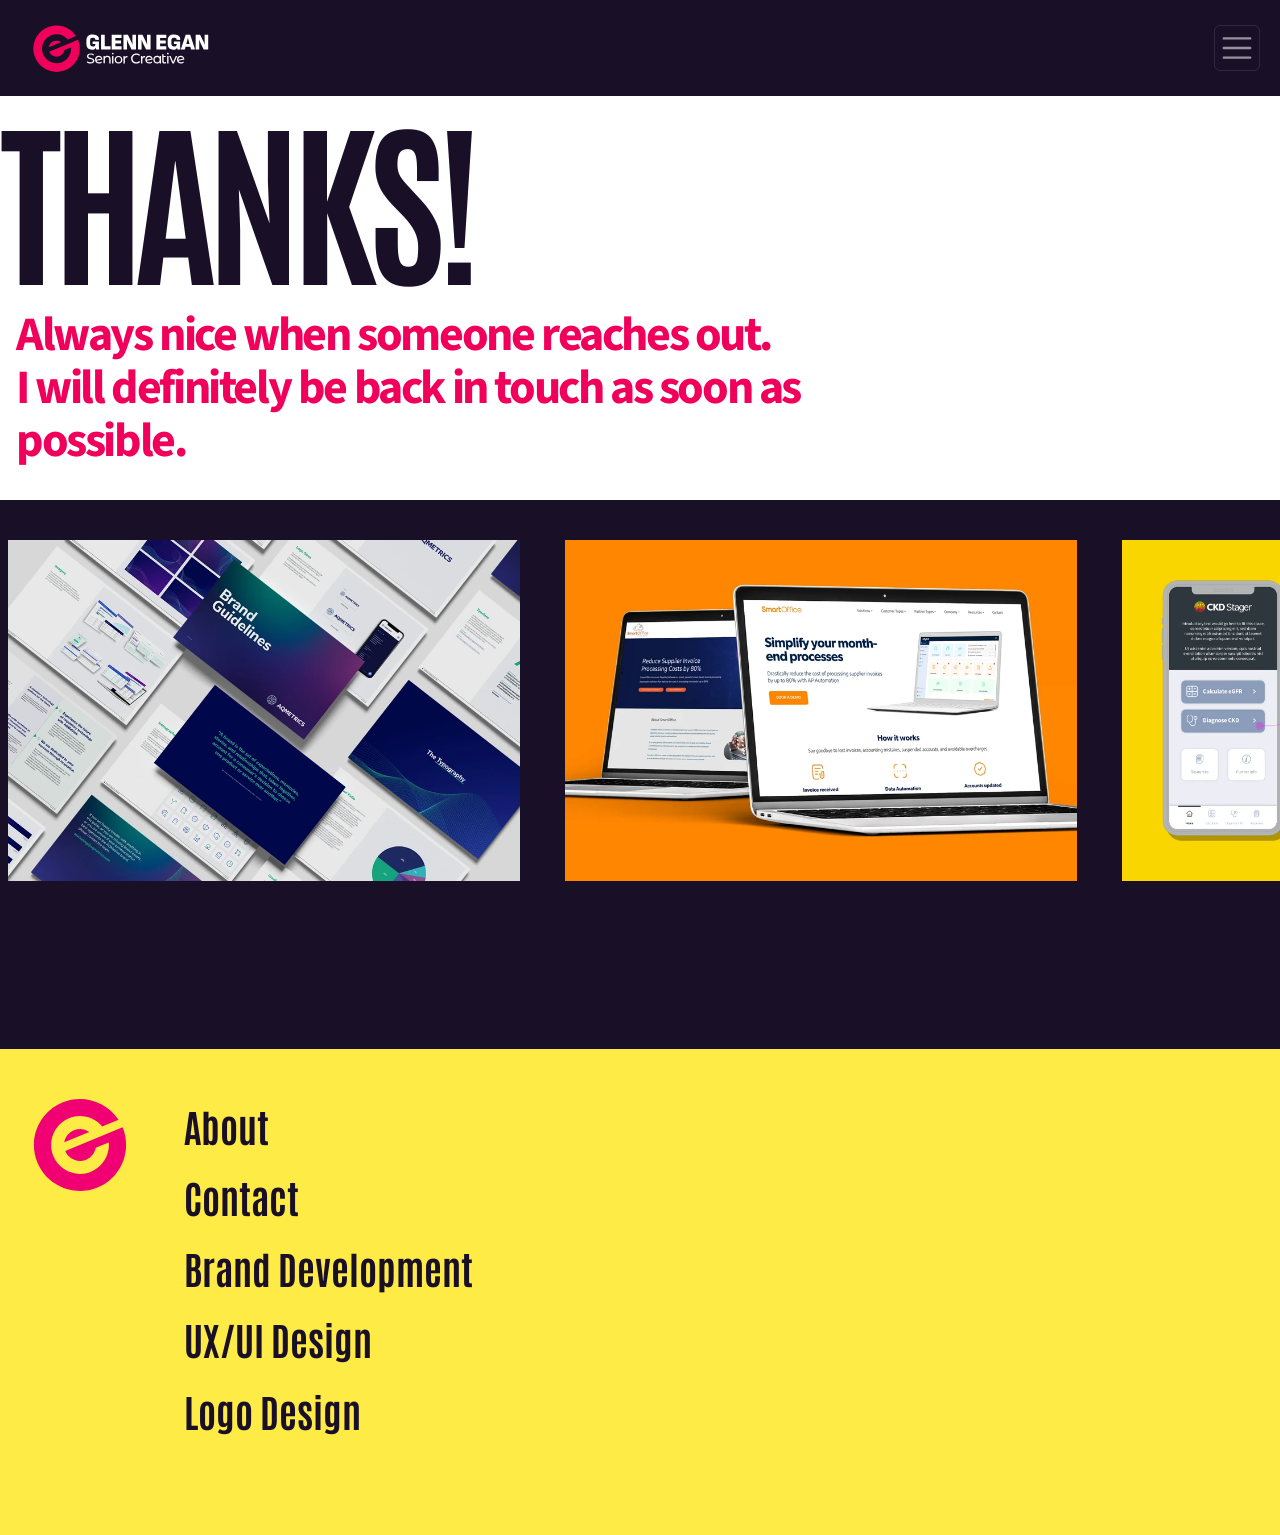
<file: thank-you.html>
<!doctype html>
<html lang="en">
  <head>
    <meta charset="utf-8">
    <meta name="viewport" content="width=device-width, initial-scale=1">
    <meta name="description" content="">
    <meta name="author" content="Mark Otto, Jacob Thornton, and Bootstrap contributors">
    <meta name="generator" content="Hugo 0.80.0">
    <title>Glenn Egan Thanks</title>
      <link rel="icon" type="image/x-icon" href="images/ge-symbol.svg">
    <!-- Bootstrap core CSS -->
<link href="css/bootstrap.min.css" rel="stylesheet">
    <!-- Custom fonts for this template -->
<link rel="preconnect" href="https://fonts.googleapis.com">
<link rel="preconnect" href="https://fonts.gstatic.com" crossorigin>
<link href="https://fonts.googleapis.com/css2?family=Source+Sans+3:ital,wght@0,200..900;1,200..900&display=swap" rel="stylesheet">
<link href="https://fonts.googleapis.com/css2?family=Antonio:wght@100..700&display=swap" rel="stylesheet">
    <!-- Custom styles for this template -->
    <link href="mystyle.css" rel="stylesheet">
  </head>
  <body>


<!-- Off Canvas Nav Bar -->

<nav class="navbar navbar-dark fixed-top" style="background-color: #191027;">
  <div class="container-fluid">
    <a class="navbar-brand" href="index.html">
      <img src="images/ge-logo-dark.svg" alt="Glenn Egan Senior Creative Logo" width="196" height="80">
    </a>

    <button class="navbar-toggler" type="button" data-bs-toggle="offcanvas" data-bs-target="#offcanvasDarkNavbar" aria-controls="offcanvasDarkNavbar" aria-label="Toggle navigation">
      <span class="navbar-toggler-icon"></span>
    </button>

    <div class="offcanvas offcanvas-end text-bg-dark" tabindex="-1" id="offcanvasDarkNavbar" aria-labelledby="offcanvasDarkNavbarLabel">
      <div class="offcanvas-header">
        <h3 class="offcanvas-title" id="offcanvasDarkNavbarLabel">MENU</h3>
        <button type="button" class="btn-close btn-close-white" data-bs-dismiss="offcanvas" aria-label="Close"></button>
      </div>

      <div class="offcanvas-body">
        <ul class="navbar-nav justify-content-end flex-grow-1 pe-3">
          <li class="nav-item">
            <a class="nav-link" href="about.html">About</a>
          </li>
          <li class="nav-item">
            <a class="nav-link" href="contact.html">Contact</a>
          </li>
          <li class="nav-item dropdown">
            <a class="nav-link dropdown-toggle" href="work.html" role="button" data-bs-toggle="dropdown" aria-expanded="false">
              Work
            </a>
            <ul class="dropdown-menu dropdown-menu-dark">
              <li><a class="dropdown-item" href="brand-development.html">Brand Development</a></li>
              <li><a class="dropdown-item" href="ux-ui-design.html">UX/UI Design</a></li>
              <li><a class="dropdown-item" href="logo-design.html">Logo Design</a></li>
            </ul>
          </li>
        </ul>
      </div>
    </div>
  </div>
</nav>




<main class="container-fluid p-0">
  <div class="head-container">
    <a class="text-decoration-none brand-head">Thanks!</a>
  </div>
</main>

<main class="container-fluid px-0">
<section class="brand-intro">
  <div class="row g-0">
    <div class="col-12 col-xl-9">
      <div class="brand-intro-left">
        <p class="brand-intro-text">
          Always nice when someone reaches out. </br>I will definitely be back in touch as soon as possible. </br>
      </div>
    </div>
    <div class="col-12 col-xl-5">
      <div class="brand-intro-right"></div>
    </div>
  </div>
</section>
</main>


<section class="section-gap-small" style="background-color: #191027;"></section>

 <!-- Horizontal Scroller -->

<div class="scroll-container">
  <a href="brand-development.html" data-alt="AQMetrics Brand Development"><img src="images/slider1-aqm.webp" alt="AQMetrics Brand Development" class="image"></a>
  <a href="logo-design.html" data-alt="SmartOffice Brand Design"><img src="images/slider2-sm.webp" alt="SmartOffice Brand Design"></a>
  <a href="ux-ui-design.html" data-alt="AstraZeneca CKD App Design"><img src="images/slider3-ckd.webp" alt="AstraZeneca CKD App Design"></a>
  <a href="brand-development.html" data-alt="IKA CKD Campaign Design"><img src="images/slider4-ika.webp" alt="IKA CKD Campaign Design"></a>
  <a href="brand-development.html" data-alt="Pfizer AF Campaign Development"><img src="images/slider5-pfizer.webp" alt="Pfizer AF Campaign Development"></a>
</div>



<section class="section-gap-small" style="background-color: #191027;"></section>



<section class="section-gap" style="background-color: #191027;"></section>






 <!-- Footer -->
<footer class="site-footer">
  <div class="container-fluid footer-main">
    <div class="row gx-4 gy-3">
      <div class="col-auto footer-icon-col">
        <div class="footer-icon-wrap">
          <img src="images/ge-symbol.svg" alt="Logo icon" width="96" height="96">
        </div>
      </div>
      <div class="col footer-links-col">
        <nav class="footer-nav">
          <a href="about.html" class="footer-link">About</a>
          <a href="contact.html" class="footer-link">Contact</a>
          <a href="brand-development.html" class="footer-link">Brand Development</a>
          <a href="ux-ui-design.html" class="footer-link">UX/UI Design</a>
          <a href="logo-design.html" class="footer-link">Logo Design</a>
     </nav>
  </div>

</footer>




<script src="myjava.js"></script>
<script src="js/bootstrap.bundle.min.js"></script>
</body>
</html>
</file>
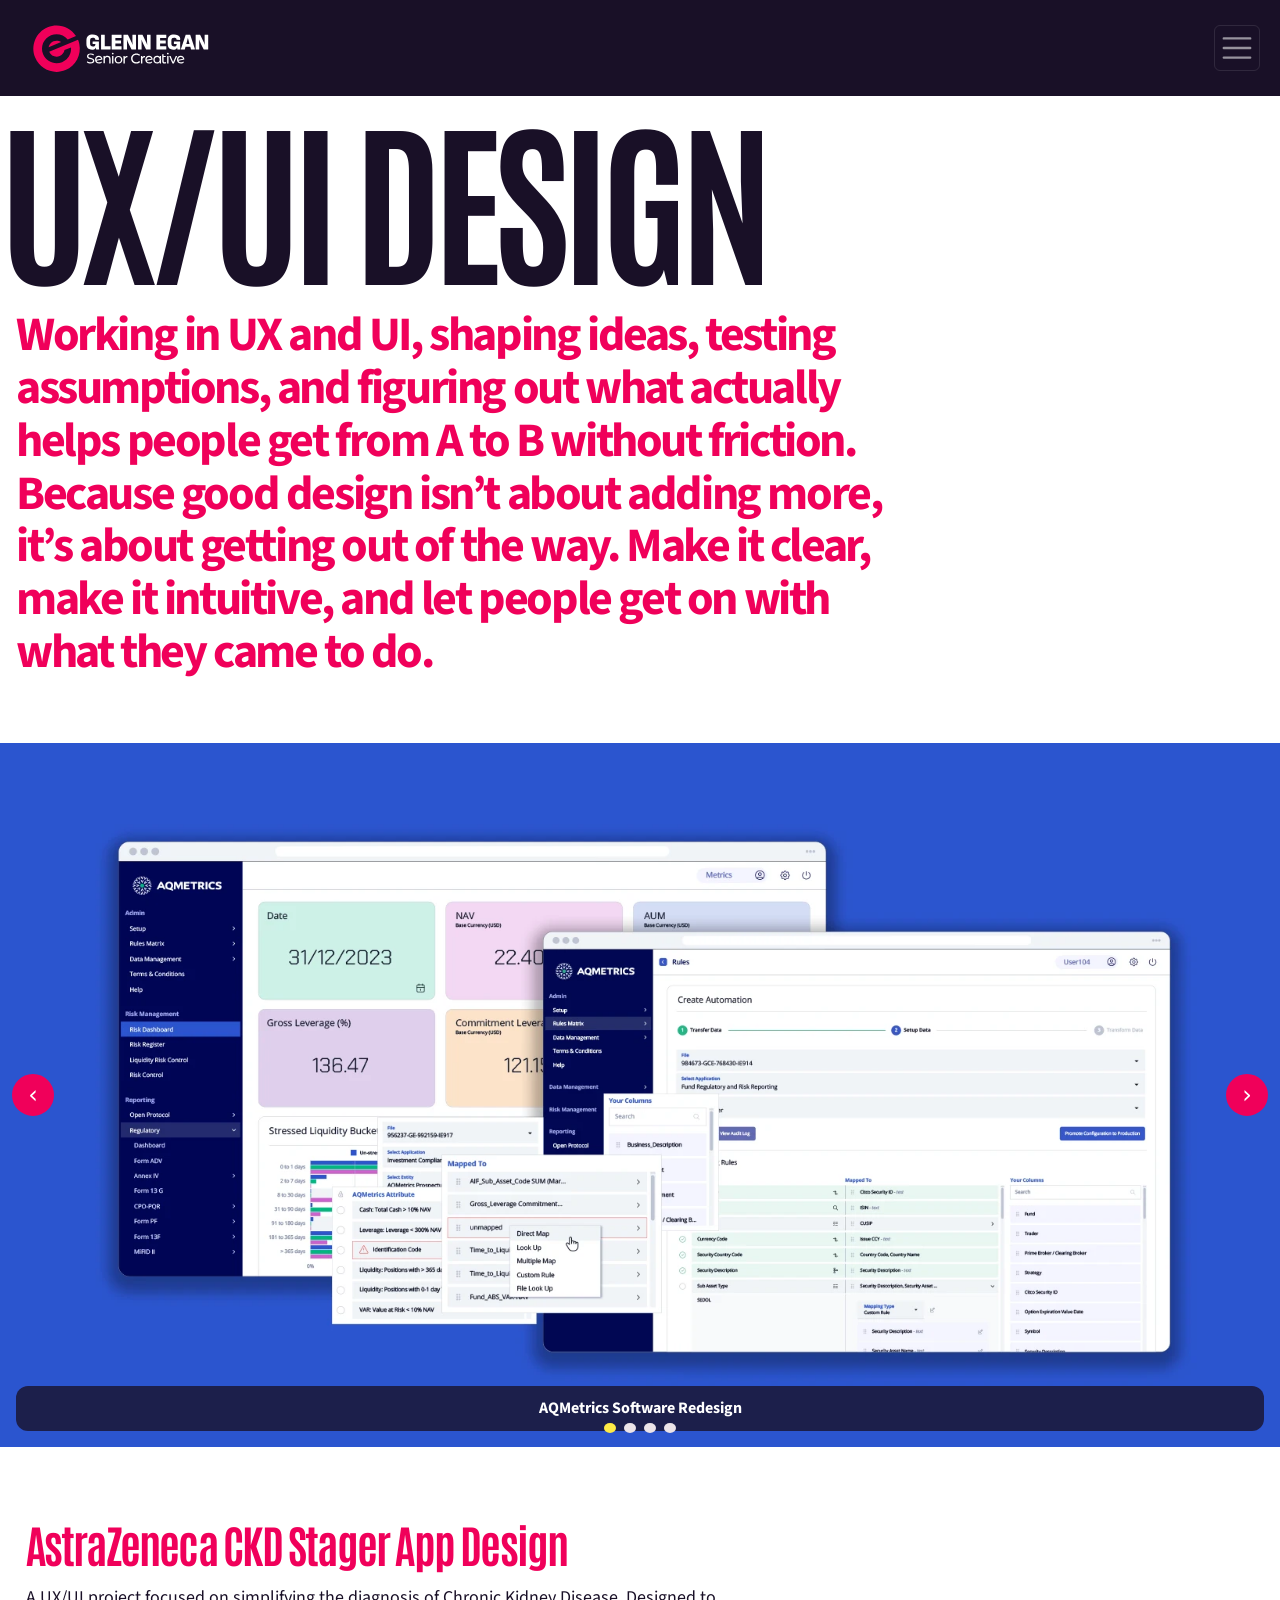
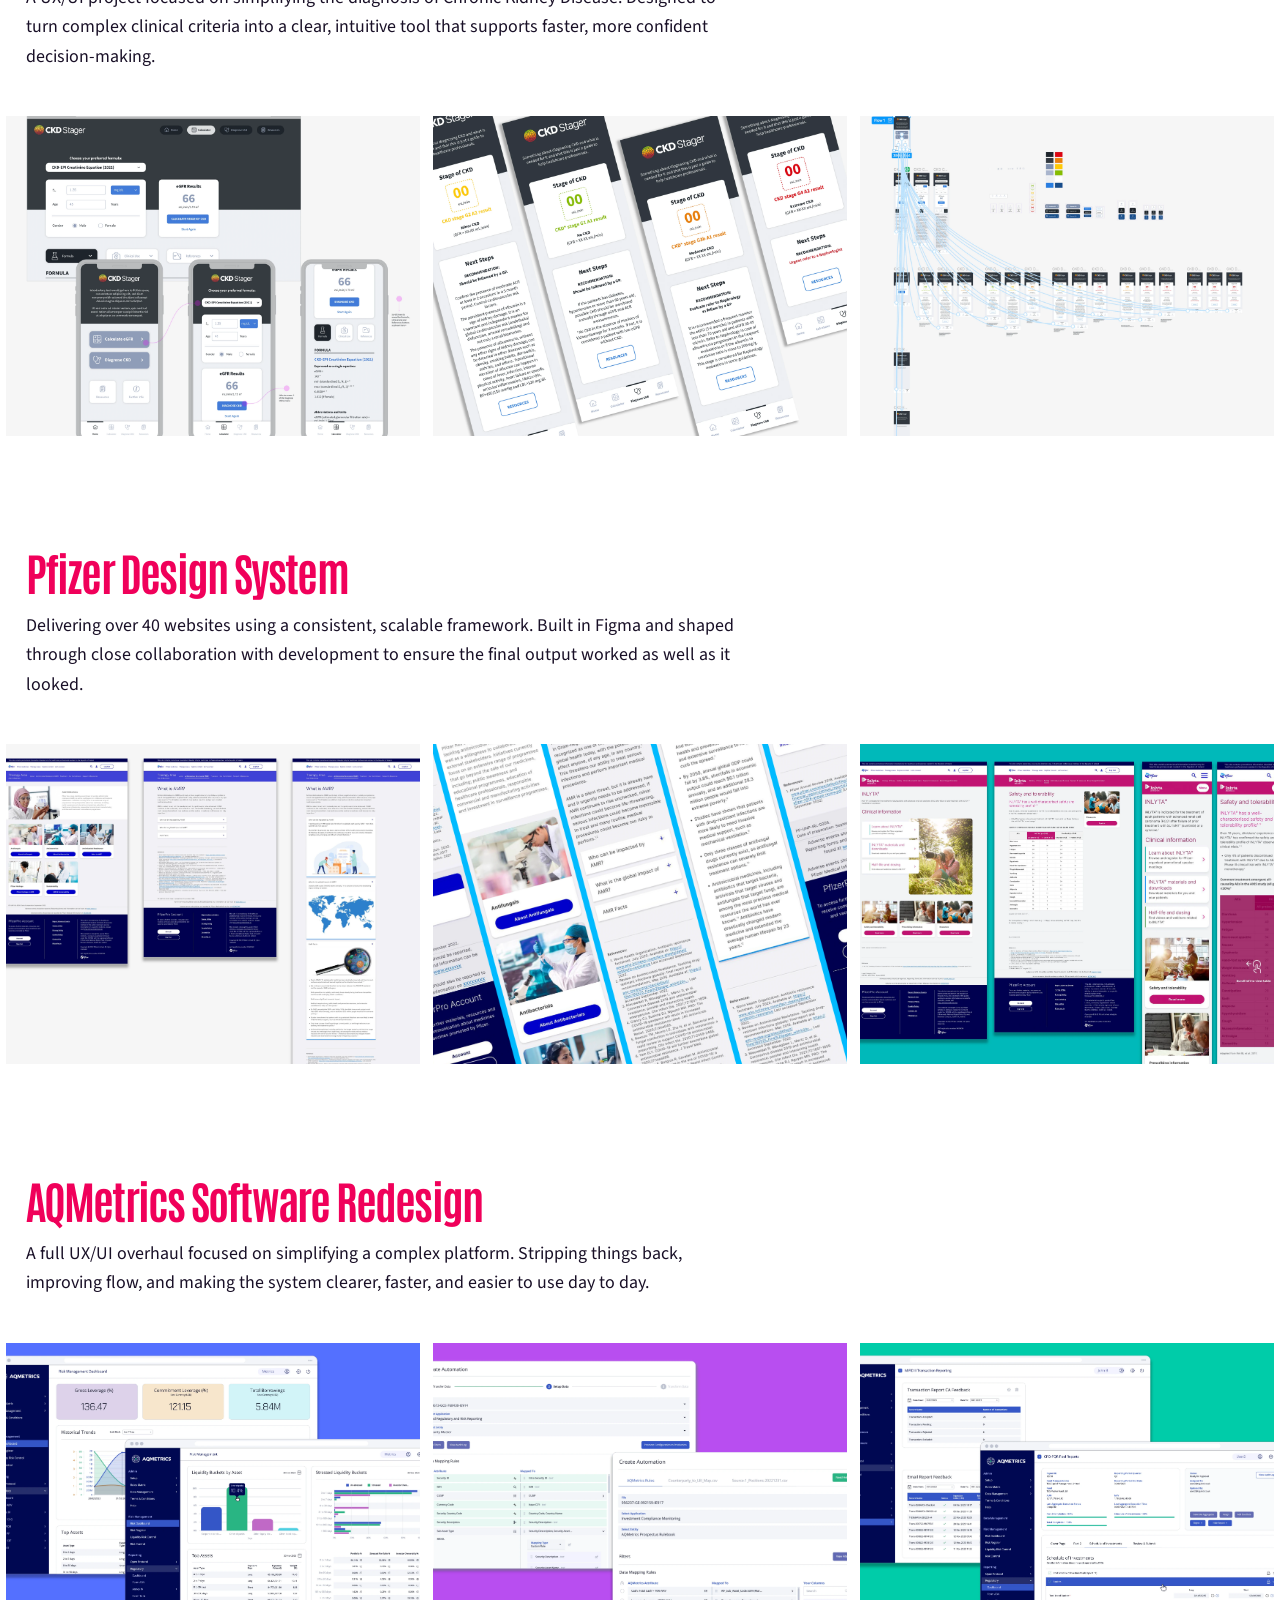
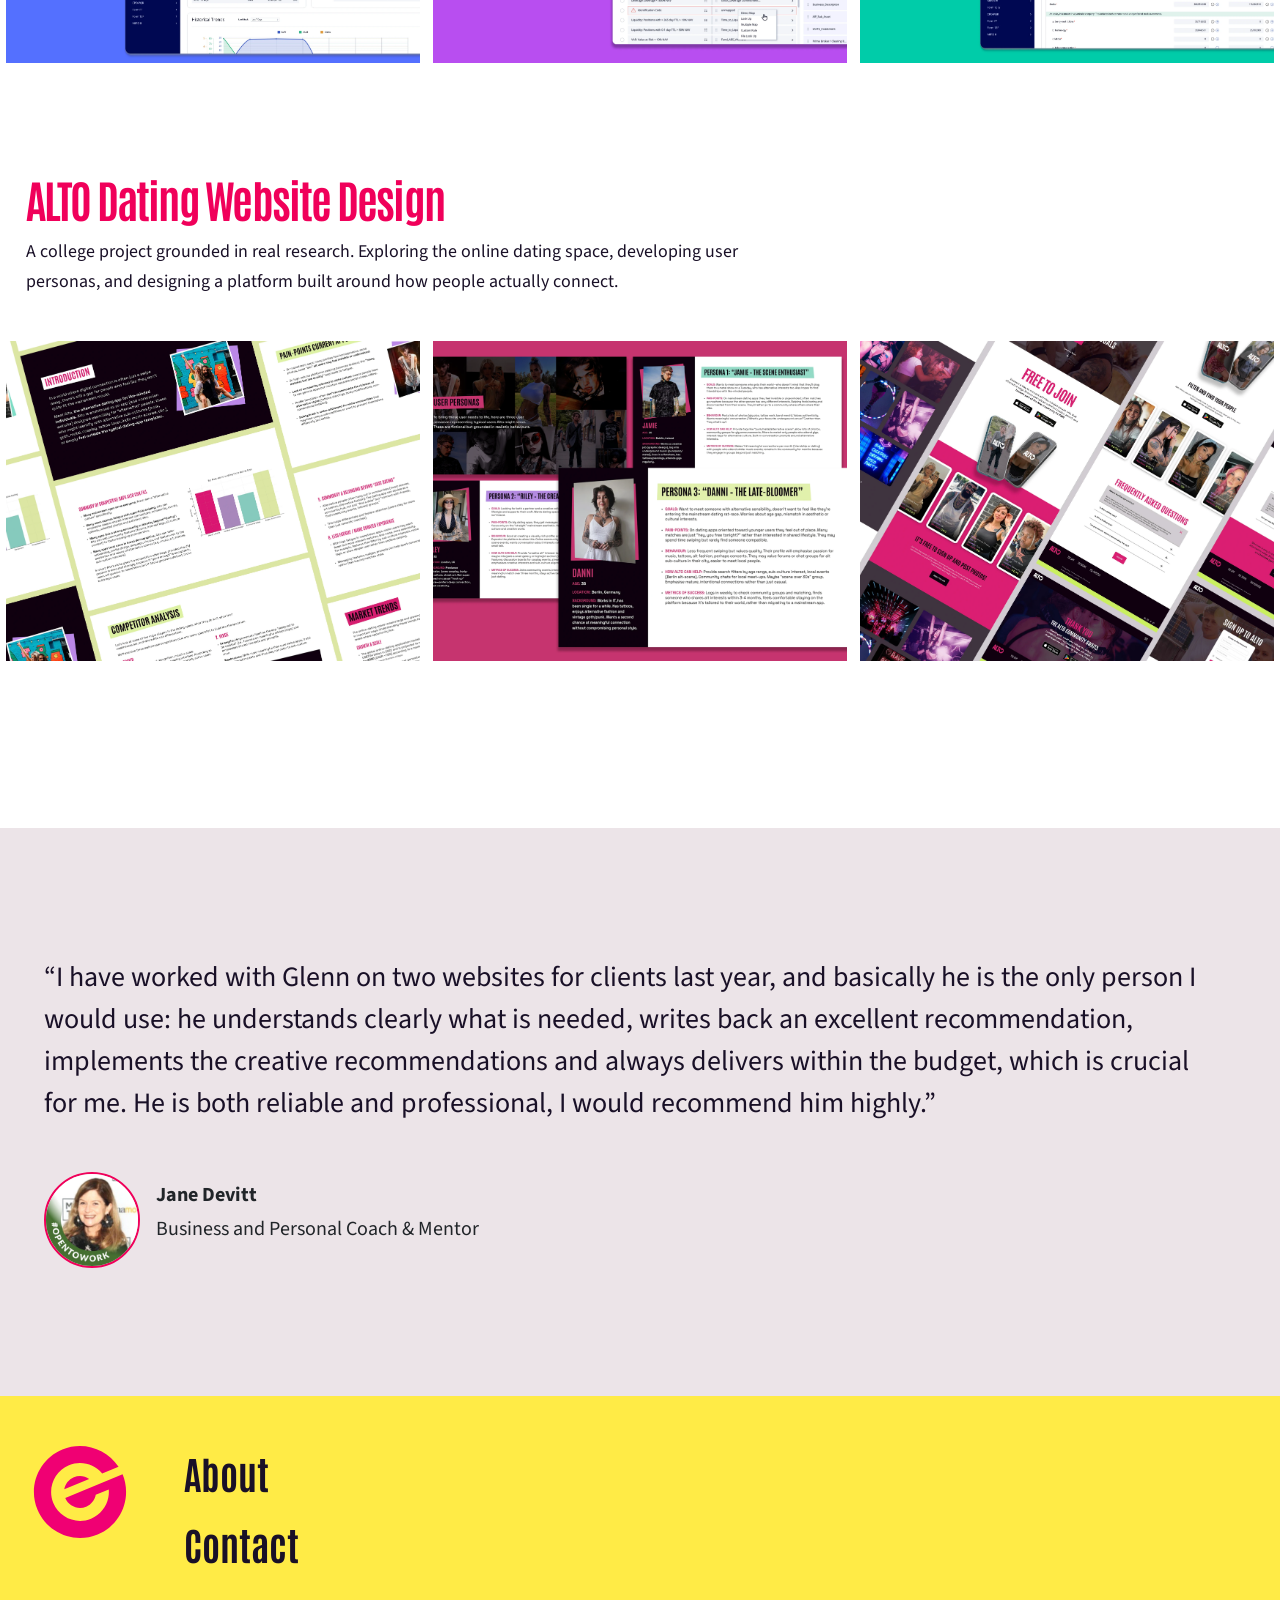
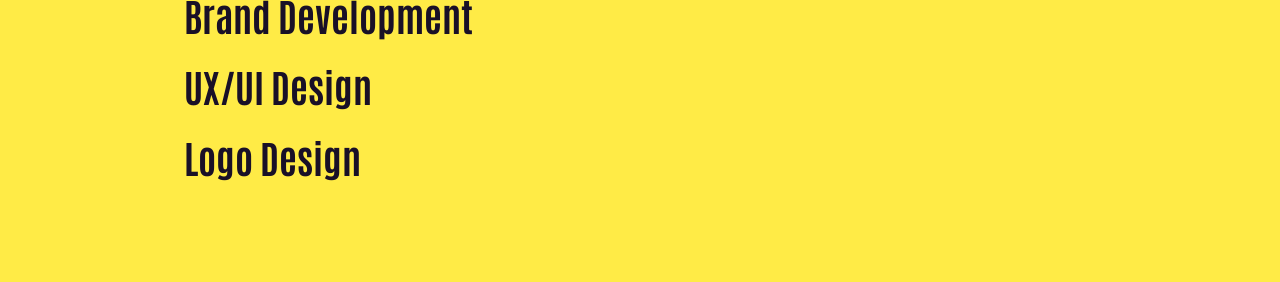
<file: ux-ui-design.html>
<!doctype html>
<html lang="en">
  <head>
    <meta charset="utf-8">
    <meta name="viewport" content="width=device-width, initial-scale=1">
    <meta name="description" content="">
    <meta name="author" content="Mark Otto, Jacob Thornton, and Bootstrap contributors">
    <meta name="generator" content="Hugo 0.80.0">
    <title>Glenn Egan UX/UI Design</title>
      <link rel="icon" type="image/x-icon" href="images/ge-symbol.svg">
    <!-- Bootstrap core CSS -->
<link href="css/bootstrap.min.css" rel="stylesheet">
    <!-- Custom fonts for this template -->
<link rel="preconnect" href="https://fonts.googleapis.com">
<link rel="preconnect" href="https://fonts.gstatic.com" crossorigin>
<link href="https://fonts.googleapis.com/css2?family=Source+Sans+3:ital,wght@0,200..900;1,200..900&display=swap" rel="stylesheet">
<link href="https://fonts.googleapis.com/css2?family=Antonio:wght@100..700&display=swap" rel="stylesheet">
    <!-- Custom styles for this template -->
    <link href="mystyle.css" rel="stylesheet">
  </head>
  <body>


    <!-- Off Canvas Nav Bar -->

<nav class="navbar navbar-dark fixed-top" style="background-color: #191027;">
  <div class="container-fluid">
    <a class="navbar-brand" href="index.html"><img src="images/ge-logo-dark.svg" alt="Glenn Egan Senior Creative Logo" width="196" height="80"></a>
    <button class="navbar-toggler" type="button" data-bs-toggle="offcanvas" data-bs-target="#offcanvasDarkNavbar" aria-controls="offcanvasDarkNavbar" aria-label="Toggle navigation">
      <span class="navbar-toggler-icon"></span>
    </button>
    <div class="offcanvas offcanvas-end text-bg-dark" tabindex="-1" id="offcanvasDarkNavbar" aria-labelledby="offcanvasDarkNavbarLabel">
      <div class="offcanvas-header">
        <h3 class="offcanvas-title" id="offcanvasDarkNavbarLabel">MENU</h3>
        <button type="button" class="btn-close btn-close-white" data-bs-dismiss="offcanvas" aria-label="Close"></button>
      </div>
      <div class="offcanvas-body">
        <ul class="navbar-nav justify-content-end flex-grow-1 pe-3">
           <li class="nav-item">
                <a class="nav-link" aria-current="page" href="about.html">About</a>
              </li>
              <li class="nav-item">
                <a class="nav-link" aria-current="page" href="contact.html">Contact</a>
              </li>
          <li class="nav-item dropdown">
            <a class="nav-link dropdown-toggle" href="work.html" role="button" data-bs-toggle="dropdown" aria-expanded="false">
              Work
            </a>
            <ul class="dropdown-menu dropdown-menu-dark">
              <li><a class="dropdown-item" href="brand-development.html">Brand Development</a></li>
              <li><a class="dropdown-item" href="ux-ui-design.html">UX/UI Design</a></li>
              <li><a class="dropdown-item" href="logo-design.html">Logo Design</a></li>
           <li>
        </ul>
    </div>
  </div>
</nav>


<main class="container-fluid p-0">
  <div class="head-container">
    <a class="text-decoration-none logo-head">UX/UI Design</a>
  </div>
</main>


<main class="container-fluid px-0">
<section class="brand-intro">
  <div class="row g-0">
    <div class="col-12 col-xl-9">
      <div class="brand-intro-left">
        <p class="brand-intro-text">
          Working in UX and UI, shaping ideas, testing assumptions, and figuring out what actually helps people get from A to B without friction. Because good design isn’t about adding more, it’s about getting out of the way. Make it clear, make it intuitive, and let people get on with what they came to do.

        </p>
      </div>
    </div>
    <div class="col-12 col-xl-5">
      <div class="brand-intro-right"></div>
    </div>
  </div>
</section>
</main>

<section class="section-gap-small" style="background-color: #ffffff;"></section>




<!-- UX Slideshow Section -->

<section class="ux-js-slideshow" id="uxJsSlideshow" aria-label="UX UI slideshow">
  <div class="ux-slides">
    <figure class="ux-slide is-active">
      <img src="images/ux-slideshow-aqm1.webp" alt="AQMetrics Software Redesign" class="ux-slide-img">
      <figcaption class="ux-slide-caption">AQMetrics Software Redesign</figcaption>
    </figure>

    <figure class="ux-slide">
      <img src="images/ux-slideshow-alto2.webp" alt="Alto Wireframes and User Flows" class="ux-slide-img">
      <figcaption class="ux-slide-caption">Alto User Flows</figcaption>
    </figure>

    <figure class="ux-slide">
      <img src="images/ux-slideshow-ckd3.webp" alt="CKD Stager App Design" class="ux-slide-img">
      <figcaption class="ux-slide-caption">CKD Stager App Design</figcaption>
    </figure>

    <figure class="ux-slide">
      <img src="images/ux-slideshow-pfizer4.webp" alt="Pfizer Website Design System" class="ux-slide-img">
      <figcaption class="ux-slide-caption">Pfizer Website Design System</figcaption>
    </figure>
  </div>

  <button class="ux-nav ux-prev" type="button" aria-label="Previous slide">‹</button>
  <button class="ux-nav ux-next" type="button" aria-label="Next slide">›</button>

  <div class="ux-dots" role="tablist" aria-label="Slide navigation">
    <button class="ux-dot is-active" type="button" data-slide="0" aria-label="Go to slide 1"></button>
    <button class="ux-dot" type="button" data-slide="1" aria-label="Go to slide 2"></button>
    <button class="ux-dot" type="button" data-slide="2" aria-label="Go to slide 3"></button>
    <button class="ux-dot" type="button" data-slide="3" aria-label="Go to slide 4"></button>
  </div>
</section>


<section class="section-gap-small" style="background-color: #ffffff;"></section>



<!-- UX Case Studies Section 1 -->

<section class="ux-intro-section">
  <!-- Intro copy (kept aligned/padded) -->
  <div class="container-fluid ux-intro-wrap">
    <div class="row g-0">
      <div class="col-12 col-xl-7">
        <h2 class="ux-intro-heading">AstraZeneca CKD Stager App Design</h2>
        <p class="ux-intro-text">
          A UX/UI project focused on simplifying the diagnosis of Chronic Kidney Disease. Designed to turn complex clinical criteria into a clear, intuitive tool that supports faster, more confident decision-making.
      </div>
    </div>
  </div>

  <!-- Full-bleed image row -->
<div class="container-fluid px-0">
  <div class="row ux-image-row ux-image-gap">
    <div class="col-12 col-sm-6 col-lg-4">
      <div class="ux-image-card">
        <img src="images/ckd-app-designs1.webp" alt="CKD Stager App Design" class="ux-grid-img">
        <div class="ux-grid-overlay"><p class="ux-grid-caption">CKD Stager App Design</p></div>
      </div>
    </div>

    <div class="col-12 col-sm-6 col-lg-4">
      <div class="ux-image-card">
        <img src="images/ckd-app-designs2.webp" alt="CKD Stager App Designs" class="ux-grid-img">
        <div class="ux-grid-overlay"><p class="ux-grid-caption">CKD Stager App Designs</p></div>
      </div>
    </div>

    <div class="col-12 col-sm-6 col-lg-4">
      <div class="ux-image-card">
        <img src="images/ckd-app-user-flow.webp" alt="CKD Stager App User Flow" class="ux-grid-img">
        <div class="ux-grid-overlay"><p class="ux-grid-caption">CKD Stager App User Flow</p></div>
      </div>
    </div>
  </div>
</div>
</section>


<section class="section-gap-small" style="background-color: #ffffff;"></section>




<!-- UX Case Studies Section 2 -->

<section class="ux-intro-section">
  <!-- Intro copy (kept aligned/padded) -->
  <div class="container-fluid ux-intro-wrap">
    <div class="row g-0">
      <div class="col-12 col-xl-7">
        <h2 class="ux-intro-heading">Pfizer Design System</h2>
        <p class="ux-intro-text">
          Delivering over 40 websites using a consistent, scalable framework. Built in Figma and shaped through close collaboration with development to ensure the final output worked as well as it looked.
        </p>
      </div>
    </div>
  </div>

  <!-- Full-bleed image row -->
<div class="container-fluid px-0">
  <div class="row ux-image-row ux-image-gap">
    <div class="col-12 col-sm-6 col-lg-4">
      <div class="ux-image-card">
        <img src="images/pfizer-design-image1.webp" alt="Pfizer Design System" class="ux-grid-img">
        <div class="ux-grid-overlay"><p class="ux-grid-caption">Pfizer Design System</p></div>
      </div>
    </div>

    <div class="col-12 col-sm-6 col-lg-4">
      <div class="ux-image-card">
        <img src="images/pfizer-design-image2.webp" alt="Pfizer Design System" class="ux-grid-img">
        <div class="ux-grid-overlay"><p class="ux-grid-caption">Pfizer Design System</p></div>
      </div>
    </div>

    <div class="col-12 col-sm-6 col-lg-4">
      <div class="ux-image-card">
        <img src="images/pfizer-design-image3.webp" alt="Pfizer Design System" class="ux-grid-img">
        <div class="ux-grid-overlay"><p class="ux-grid-caption">Pfizer Design System</p></div>
      </div>
    </div>
  </div>
</div>
</section>


<section class="section-gap-small" style="background-color: #ffffff;"></section>



<!-- UX Case Studies Section 3 -->

<section class="ux-intro-section">
  <!-- Intro copy (kept aligned/padded) -->
  <div class="container-fluid ux-intro-wrap">
    <div class="row g-0">
      <div class="col-12 col-xl-7">
        <h2 class="ux-intro-heading">AQMetrics Software Redesign</h2>
        <p class="ux-intro-text">
          A full UX/UI overhaul focused on simplifying a complex platform. Stripping things back, improving flow, and making the system clearer, faster, and easier to use day to day.
        </p>
      </div>
    </div>
  </div>

  <!-- Full-bleed image row -->
<div class="container-fluid px-0">
  <div class="row ux-image-row ux-image-gap">
    <div class="col-12 col-sm-6 col-lg-4">
      <div class="ux-image-card">
        <img src="images/aqm-design-image1.webp" alt="AQMetrics Software Redesign" class="ux-grid-img">
        <div class="ux-grid-overlay"><p class="ux-grid-caption">AQMetrics Software Redesign</p></div>
      </div>
    </div>

    <div class="col-12 col-sm-6 col-lg-4">
      <div class="ux-image-card">
        <img src="images/aqm-design-image2.webp" alt="AQMetrics Software Redesign" class="ux-grid-img">
        <div class="ux-grid-overlay"><p class="ux-grid-caption">AQMetrics Software Redesign</p></div>
      </div>
    </div>

    <div class="col-12 col-sm-6 col-lg-4">
      <div class="ux-image-card">
        <img src="images/aqm-design-image3.webp" alt="AQMetrics Software Redesign" class="ux-grid-img">
        <div class="ux-grid-overlay"><p class="ux-grid-caption">AQMetrics Software Redesign</p></div>
      </div>
    </div>
  </div>
</div>
</section>


<section class="section-gap-small" style="background-color: #ffffff;"></section>




<!-- UX Case Studies Section 4 -->

<section class="ux-intro-section">
  <!-- Intro copy (kept aligned/padded) -->
  <div class="container-fluid ux-intro-wrap">
    <div class="row g-0">
      <div class="col-12 col-xl-7">
        <h2 class="ux-intro-heading">ALTO Dating Website Design</h2>
        <p class="ux-intro-text">
          A college project grounded in real research. Exploring the online dating space, developing user personas, and designing a platform built around how people actually connect.
        </p>
      </div>
    </div>
  </div>

  <!-- Full-bleed image row -->
<div class="container-fluid px-0">
  <div class="row ux-image-row ux-image-gap">
    <div class="col-12 col-sm-6 col-lg-4">
      <div class="ux-image-card">
        <img src="images/alto-image1.webp" alt="ALTO Dating Website Design" class="ux-grid-img">
        <div class="ux-grid-overlay"><p class="ux-grid-caption">ALTO Dating Website Design</p></div>
      </div>
    </div>

    <div class="col-12 col-sm-6 col-lg-4">
      <div class="ux-image-card">
        <img src="images/alto-image2.webp" alt="ALTO Dating Website Design" class="ux-grid-img">
        <div class="ux-grid-overlay"><p class="ux-grid-caption">ALTO Dating Website Design</p></div>
      </div>
    </div>

    <div class="col-12 col-sm-6 col-lg-4">
      <div class="ux-image-card">
        <img src="images/alto-image3.webp" alt="ALTO Dating Website Design" class="ux-grid-img">
        <div class="ux-grid-overlay"><p class="ux-grid-caption">ALTO Dating Website Design</p></div>
      </div>
    </div>
  </div>
</div>
</section>


<section class="section-gap" style="background-color: #ffffff;"></section>





 <!-- Testimonial Section -->

<section class="section-gap" style="background-color: #ece4e8;"></section>

<section class="testimonial-section" style="background-color: #ece4e8;">
  <div class="container-fluid">
    <div class="testimonial-frame">
      <p class="testimonial-copy">
        “I have worked with Glenn on two websites for clients last year, and basically he is the only person I would use: he understands clearly what is needed, writes back an excellent recommendation, implements the creative recommendations and always delivers within the budget, which is crucial for me.  He is both reliable and professional, I would recommend him highly.”
      </p>
    </div>

    <div class="testimonial-avatar-wrap d-flex align-items-center">
      <img src="images/jane-devitt.jpeg" alt="Client photo" class="testimonial-avatar me-3">
      <div>
        <p class="testimonial-name">Jane Devitt</p>
        <p class="testimonial-title">Business and Personal Coach & Mentor</p>
      </div>
    </div>
  </div>
</section>

<section class="section-gap" style="background-color: #ece4e8;"></section>





 <!-- Footer -->
<footer class="site-footer">
  <div class="container-fluid footer-main">
    <div class="row gx-4 gy-3">
      <div class="col-auto footer-icon-col">
        <div class="footer-icon-wrap">
          <img src="images/ge-symbol.svg" alt="Logo icon" width="96" height="96">
        </div>
      </div>
      <div class="col footer-links-col">
        <nav class="footer-nav">
          <a href="about.html" class="footer-link">About</a>
          <a href="contact.html" class="footer-link">Contact</a>
          <a href="brand-development.html" class="footer-link">Brand Development</a>
          <a href="ux-ui-design.html" class="footer-link">UX/UI Design</a>
          <a href="logo-design.html" class="footer-link">Logo Design</a>
     </nav>
  </div>

</footer>




<script src="myjava.js"></script>
<script src="js/bootstrap.bundle.min.js"></script>
</body>
</html>
</file>
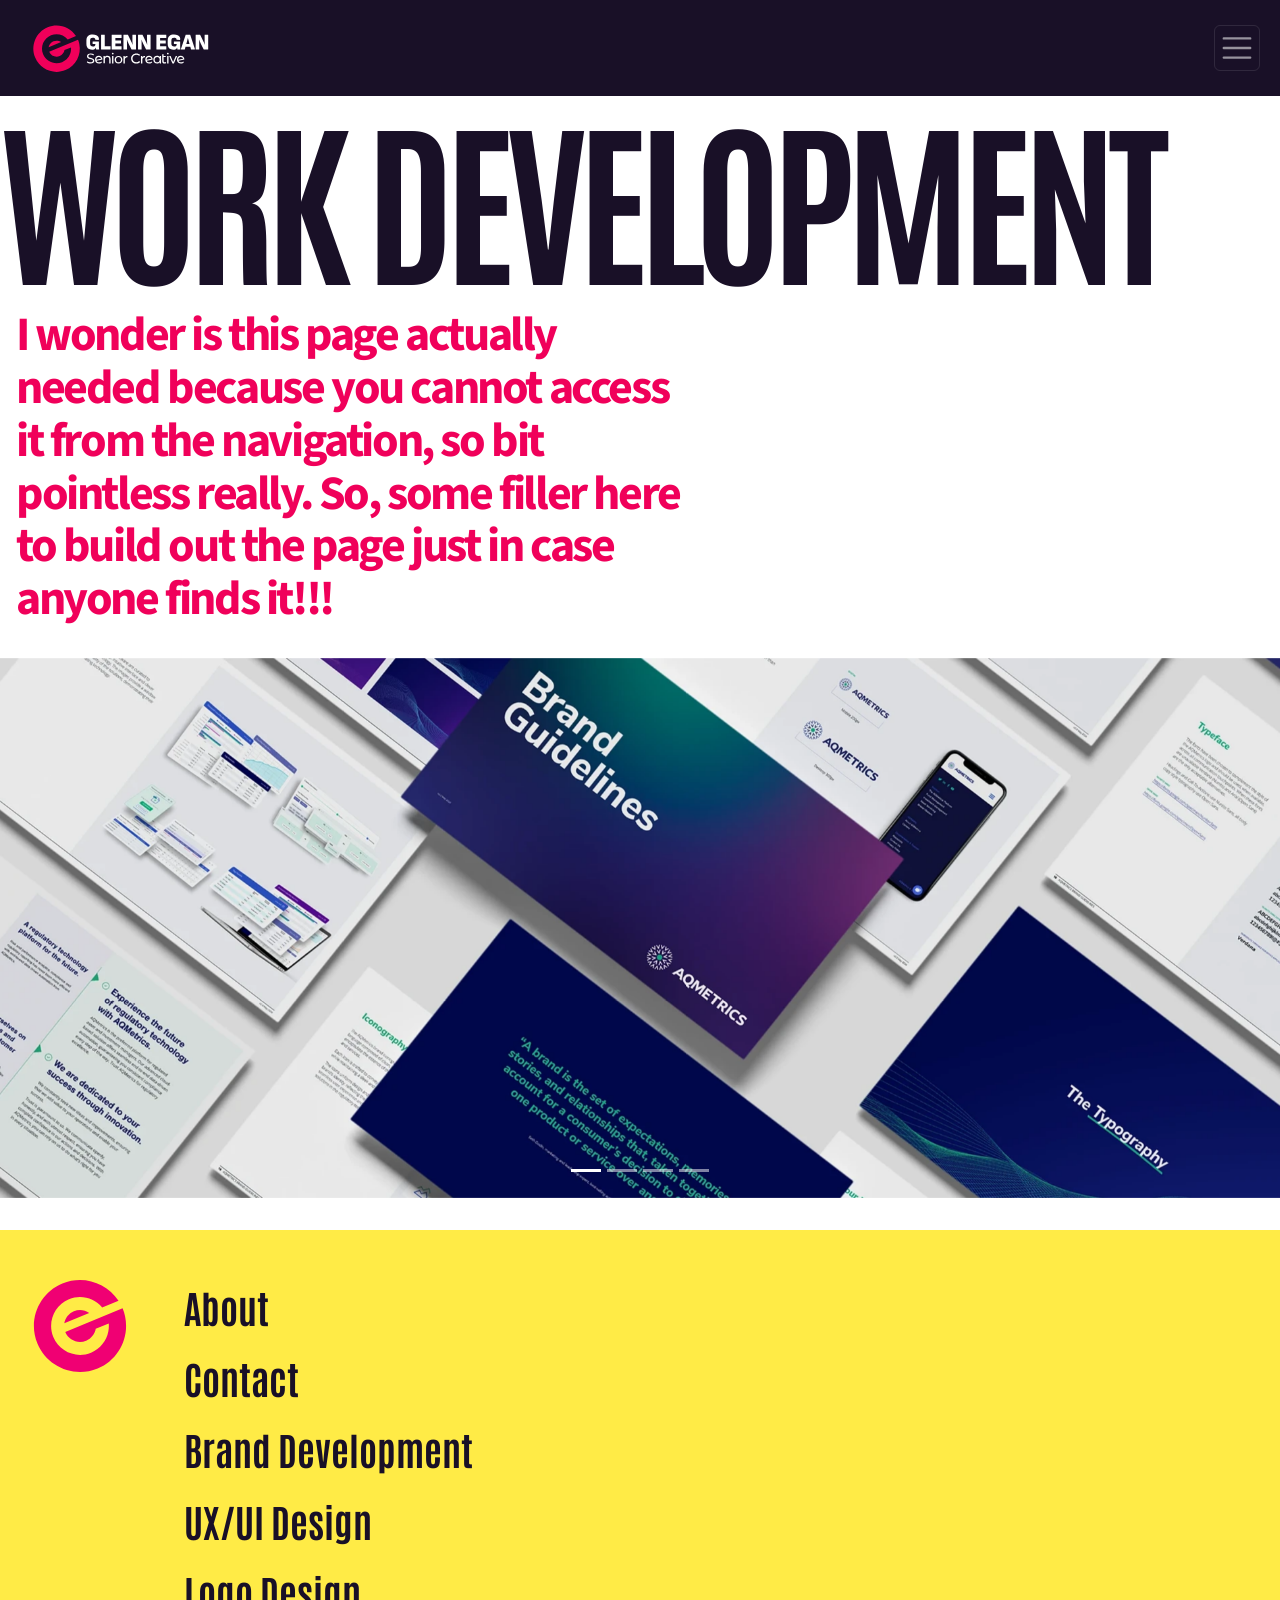
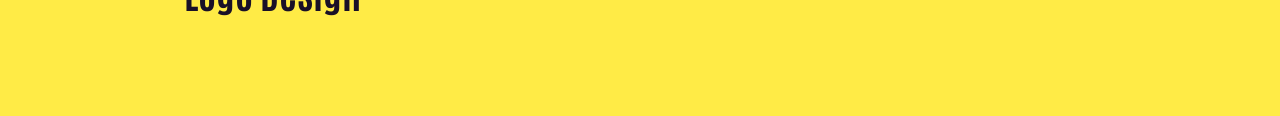
<file: work.html>
<!doctype html>
<html lang="en">
  <head>
    <meta charset="utf-8">
    <meta name="viewport" content="width=device-width, initial-scale=1">
    <meta name="description" content="">
    <meta name="author" content="Mark Otto, Jacob Thornton, and Bootstrap contributors">
    <meta name="generator" content="Hugo 0.80.0">
    <title>Glenn Egan Senior Creative</title>
      <link rel="icon" type="image/x-icon" href="images/ge-symbol.svg">
    <!-- Bootstrap core CSS -->
<link href="css/bootstrap.min.css" rel="stylesheet">
    <!-- Custom fonts for this template -->
<link rel="preconnect" href="https://fonts.googleapis.com">
<link rel="preconnect" href="https://fonts.gstatic.com" crossorigin>
<link href="https://fonts.googleapis.com/css2?family=Source+Sans+3:ital,wght@0,200..900;1,200..900&display=swap" rel="stylesheet">
<link href="https://fonts.googleapis.com/css2?family=Antonio:wght@100..700&display=swap" rel="stylesheet">
    <!-- Custom styles for this template -->
    <link href="mystyle.css" rel="stylesheet">
  </head>
  <body>


    <!-- Off Canvas Nav Bar -->

<nav class="navbar navbar-dark fixed-top" style="background-color: #191027;">
  <div class="container-fluid">
    <a class="navbar-brand" href="index.html"><img src="images/ge-logo-dark.svg" alt="Glenn Egan Senior Creative Logo" width="196" height="80"></a>
    <button class="navbar-toggler" type="button" data-bs-toggle="offcanvas" data-bs-target="#offcanvasDarkNavbar" aria-controls="offcanvasDarkNavbar" aria-label="Toggle navigation">
      <span class="navbar-toggler-icon"></span>
    </button>
    <div class="offcanvas offcanvas-end text-bg-dark" tabindex="-1" id="offcanvasDarkNavbar" aria-labelledby="offcanvasDarkNavbarLabel">
      <div class="offcanvas-header">
        <h3 class="offcanvas-title" id="offcanvasDarkNavbarLabel">MENU</h3>
        <button type="button" class="btn-close btn-close-white" data-bs-dismiss="offcanvas" aria-label="Close"></button>
      </div>
      <div class="offcanvas-body">
        <ul class="navbar-nav justify-content-end flex-grow-1 pe-3">
           <li class="nav-item">
                <a class="nav-link" aria-current="page" href="about.html">About</a>
              </li>
              <li class="nav-item">
                <a class="nav-link" aria-current="page" href="contact.html">Contact</a>
              </li>
          <li class="nav-item dropdown">
            <a class="nav-link dropdown-toggle" href="work.html" role="button" data-bs-toggle="dropdown" aria-expanded="false">
              Work
            </a>
            <ul class="dropdown-menu dropdown-menu-dark">
              <li><a class="dropdown-item" href="brand-development.html">Brand Development</a></li>
              <li><a class="dropdown-item" href="ux-ui-design.html">UX/UI Design</a></li>
              <li><a class="dropdown-item" href="logo-design.html">Logo Design</a></li>
           <li>
        </ul>
    </div>
  </div>
</nav>



<main class="container-fluid p-0">
  <div class="head-container">
    <a class="text-decoration-none brand-head">Work Development</a>
  </div>
</main>

<main class="container-fluid px-0">
<section class="brand-intro">
  <div class="row g-0">
    <div class="col-12 col-xl-7">
      <div class="brand-intro-left">
        <p class="brand-intro-text">
          I wonder is this page actually needed because you cannot access it from the navigation, so bit pointless really. So, some filler here to build out the page just in case anyone finds it!!!
        </p>
      </div>
    </div>
    <div class="col-12 col-xl-5">
      <div class="brand-intro-right"></div>
    </div>
  </div>
</section>
</main>


<!-- Slideshow container -->
<section class="brand-slideshow">
  <div id="brandCarousel" class="carousel slide" data-bs-ride="carousel" data-bs-interval="4000">
    <div class="carousel-indicators">
      <button type="button" data-bs-target="#brandCarousel" data-bs-slide-to="0" class="active" aria-current="true" aria-label="Slide 1"></button>
      <button type="button" data-bs-target="#brandCarousel" data-bs-slide-to="1" aria-label="Slide 2"></button>
      <button type="button" data-bs-target="#brandCarousel" data-bs-slide-to="2" aria-label="Slide 3"></button>
      <button type="button" data-bs-target="#brandCarousel" data-bs-slide-to="3" aria-label="Slide 4"></button>
    </div>

    <div class="carousel-inner">
      <div class="carousel-item active">
        <img src="images/brand-slide1-aqm.webp" class="d-block w-100 brand-slide-img" alt="AQMetrics Brand Development">
      </div>
      <div class="carousel-item">
        <img src="images/brand-slide2-fusion.webp" class="d-block w-100 brand-slide-img" alt="Fusion Brand Development">
      </div>
      <div class="carousel-item">
        <img src="images/brand-slide3-ika.webp" class="d-block w-100 brand-slide-img" alt="IKA Campaign Design">
      </div>
      <div class="carousel-item">
        <img src="images/brand-slide4-idf.webp" class="d-block w-100 brand-slide-img" alt="IDF Campaign Design">
      </div>
    </div>
  </div>
</section>



 <!-- Footer -->
<footer class="site-footer">
  <div class="container-fluid footer-main">
    <div class="row gx-4 gy-3">
      <div class="col-auto footer-icon-col">
        <div class="footer-icon-wrap">
          <img src="images/ge-symbol.svg" alt="Logo icon" width="96" height="96">
        </div>
      </div>
      <div class="col footer-links-col">
        <nav class="footer-nav">
          <a href="about.html" class="footer-link">About</a>
          <a href="contact.html" class="footer-link">Contact</a>
          <a href="brand-development.html" class="footer-link">Brand Development</a>
          <a href="ux-ui-design.html" class="footer-link">UX/UI Design</a>
          <a href="logo-design.html" class="footer-link">Logo Design</a>
     </nav>
  </div>

</footer>




<script src="myjava.js"></script>
<script src="js/bootstrap.bundle.min.js"></script>
</body>
</html>
</file>
<file: mystyle.css>
.navbar {
    --bs-navbar-padding-x: 0.5rem;
    --bs-navbar-padding-y: 0rem;
    --bs-navbar-brand-padding-y: 0.5rem;
    --bs-navbar-toggler-padding-y: 0.25rem;
    --bs-navbar-toggler-padding-x: 0.25rem;
    --bs-navbar-toggler-font-size: 1.5rem;

}


/* Off Canvas Navbar Styling */

.offcanvas {
  background-color: #191027 !important;
}

.offcanvas-title {
  color: #F0005A;
  font-family: 'Antonio', sans-serif;
  font-weight: 700;
  font-size: clamp(3rem, 5vw, 4rem);
}

.offcanvas-body .navbar-nav .nav-link {
  color: #ffffff !important;
  font-family: 'Antonio', sans-serif;
  font-weight: 700;
  font-size: clamp(2.5rem, 4vw, 3rem);
  text-transform: uppercase;
  letter-spacing: -0.05em;
  transition: color 0.3s ease;
}

.offcanvas-body .navbar-nav .nav-link:hover {
  color: #FFEB46 !important;
}

/* Dropdown menu styling */
.dropdown-menu-dark {
  background-color: #191027 !important;
}

.dropdown-menu-dark .dropdown-item {
  color: #e0cad9 !important;
  font-family: 'Antonio', sans-serif;
  font-weight: 400;
  font-size: clamp(2rem, 3.5vw, 2.5rem);
  text-transform: uppercase;
  letter-spacing: -0.05em;
}

.dropdown-menu-dark .dropdown-item:hover {
  background-color: transparent;
  color: #FFEB46 !important;
}

.dropdown-divider {
  border-color: #F0005A !important;
  opacity: 0.3;
}

.btn-close-white {
  filter: brightness(0) invert(1);
}



/* to account for the off-canvas navbar */
body {
    padding-top: 96px;
}


/* Main Heading Text */

.head-container {
width: 100%;
overflow: hidden;
padding: 0;
margin-bottom: 1rem;
}

.brand-head,
.ux-head,
.logo-head {
  text-transform: uppercase;
  font-weight: 900;
  font-family: 'Antonio', sans-serif;
  white-space: nowrap;
  display: inline-block;
  font-size: 14vw;
  line-height: 1.1;
  letter-spacing: -0.05em;
  color: #191027; /* link color */
}



/* full width text menu */

.link-container {
  width: 100%;
  overflow: hidden;
  padding: 0;
}

.brand-link,
.ux-link,
.logo-link,
.misc-link {
  text-transform: uppercase;
  font-weight: 900;
  font-family: 'Antonio', sans-serif;
  white-space: nowrap;
  display: inline-block;
  font-size: 14vw;
  line-height: 1.1;
  letter-spacing: -0.05em;
  color: #F0005A; /* link color */
  transition: color 0.3s ease;
}

/* Link hover state */
.brand-link:hover,
.ux-link:hover,
.logo-link:hover,
.misc-link:hover {
  color: #FFEB46; /* hover color */
}

/* Link active/visited state */
.brand-link:active,
.ux-link:active,
.logo-link:active,
.misc-link:active {
  color: #9933CC; /* active color */
}



/* About Section */
.section-gap {
  height: 5rem;
}
@media (min-width: 992px) {
  .section-gap {
    height: 8rem;
  }
}

.about-panel {
  background-color: #ffffff;
  color: #191027;
  padding: 3rem 0;
}

/* keep the block full-left, with a right-safe gutter */
.about-panel .container-fluid {
  padding-left: clamp(0.5rem, 5vw, 0rem);
  padding-right: clamp(0.5rem, 6vw, 0rem);
}

/* remove auto-centering */
.about-panel .row {
  max-width: 1600px;
  margin: 0;
}

/* left gap between image + text */
.about-panel .col-md-7 {
  padding-left: clamp(1rem, 3.5vw, 2.5rem);
}

/* ensure text is left aligned */
.about-title,
.about-text,
.about-btn {
  text-align: left;
}


.about-image {
  width: 100%;
  display: block;
  object-fit: cover;
  border: 2px solid #F0005A;
  border-radius: 0.25rem;
  margin-bottom: 2rem;
  margin-right: 1rem;
}

.about-title {
  font-family: 'Antonio', sans-serif;
  font-weight: 700;
  font-size: clamp(2rem, 5vw, 3.5rem);
  margin-bottom: 0.75rem;
  color: #191027;
  text-align: left;
}

.about-text {
  font-family: 'Source Sans 3', sans-serif;
  font-weight: 400;
  font-size: clamp(1rem, 2vw, 1.3rem);
  color: #191027;
  margin: 0 0 1.25rem 0rem; /* paragraph spacing */
  text-align: left;
  padding-right: 4rem;
}

.about-text:last-child {
  margin-bottom: 0;
}


.about-btn {
  display: inline-block;
  font-family: 'Antonio', sans-serif;
  font-weight: 700;
  font-size: clamp(0.95rem, 2.2vw, 1.2rem);
  color: #ffffff;
  background-color: #F0005A;
  border: 1px solid #F0005A;
  padding: 0.75rem 1.25rem;
  text-transform: uppercase;
  letter-spacing: 0.06em;
}

.about-btn:hover {
  color: #191027;
  background-color: #FFEB46;
  border-color: #FFEB46;
}

/* Optional mobile bump if you still want extra gap */
@media (max-width: 576px) {
  .section-gap { height: 4rem; }
  .about-panel { padding: 1.75rem 0; }
}




/* Footer */
.site-footer {
  background-color: #FFEB46;
  color: #191027;
  padding-top: 1rem;
  padding-bottom: 5rem;
}

.footer-main {
  max-width: none;        
  padding-left: 0;       
  padding-right: 0;       
}

.site-footer .row {
  margin: 1rem;              
  width: 100%;
}

.footer-icon-col {
  padding-left: 1rem;         
}

.footer-icon-wrap {
  margin-left: 0;  
  margin-right: 2rem;      
  width: 96px;
  height: 96px;
}



.footer-nav {
  display: flex;
  flex-direction: column;
  gap: 0.85rem;
}


/* ensure at least 320px total minimum height */
.site-footer {
  min-height: 320px;
}

.footer-link {
  font-family: 'Antonio', sans-serif;
  font-weight: 700;
  font-size: clamp(1.5rem, 3vw, 3rem);
  color: #191027;
  text-decoration: none;
  text-align: left;
}

.footer-link:hover {
  text-decoration: underline;
}


/* horizontal scroller */

div.scroll-container {
  background-color: #191027;
  overflow: auto;
  white-space: nowrap;
  padding: 8px;
}

div.scroll-container img {
  padding: 0;
  margin-right: 40px;
  transition: transform 0.3s ease;  
  flex-shrink: 0;
  width: clamp(300px, 40vw, 800px);
  height: auto;
  object-fit: cover;
}

.scroll-container a {
  position: relative;
  display: inline-block;
}

.scroll-container a:hover::after {
  content: attr(data-alt);
  position: absolute;
  bottom: 0;
  left: 0;
  right: 0;
  margin-right: 40px;
  background: #F0005A;
  color: #ffffff;
  padding: 1rem;
  text-align: center;
  font-family: 'Antonio', sans-serif;
  font-weight: 700;
  font-size: 1.5rem;
  z-index: 10;
}



/* Skills Bar */

.skills-title {
  font-family: 'Antonio', sans-serif;
  font-weight: 700;
  font-size: clamp(2rem, 5vw, 3.5rem);
  margin-bottom: 0.75rem;
  margin-left: 2rem;
  color: #191027;
  text-align: left;
}

.expertise-panel {
  background-color: #ffffff;
  color: #191027;
  padding: 4rem 0;
}

.expertise-panel .container-fluid {
  padding-left: clamp(1.5rem, 4vw, 3rem);
  padding-right: clamp(1.5rem, 4vw, 3rem);
}

.expertise-panel .row {
  margin: 0;
  justify-content: flex-start;
}

.section-heading {
  font-family: 'Antonio', sans-serif;
  font-weight: 700;
  margin-left: 2rem;
}

.skill-card {
  display: flex;
  flex-direction: column;
  align-items: flex-start;
  gap: 1rem;
  padding: 1.25rem;
  width: 100%;


}

.skill-icon {
  width: 56px;
  height: 56px;
  object-fit: contain;
}

.skill-copy {
  width: 100%;
}

.skill-progress {
  width: 100%;
  height: 0.6rem;
  background: #ece4e8;
  border-radius: 999px;
  overflow: hidden;
}

.skill-fill {
  width: 0;
  height: 100%;
  background: linear-gradient(90deg, #ffeb46 0%, #F0005A 100%);
  border-radius: 999px;
  transition: width 2.0s ease-out;

}



.skill-name {
  font-family: 'Antonio', sans-serif;
  font-weight: 700;
  margin: 0 0 0.5rem;
}



/* Testimonial Section */


.testimonial-frame {
  display: flex;
  flex-wrap: wrap;
  align-items: flex-start;
  justify-content: space-between;
  gap: 2rem;
  margin: 0 4rem 2rem 2rem;
}




.testimonial-avatar {
  align-items: left;
  width: 96px;
  height: 96px;
  object-fit: cover;
  border-radius: 50%;
  border: 2px solid #F0005A;
}

.testimonial-avatar-wrap {
  align-items: left;
  margin-left: 2rem;

}


.testimonial-title {
  font-family: 'Source Sans 3', sans-serif;
  font-weight: 400;
  font-size: clamp(1.25rem, .0vw, 1.25rem);
  text-align: left;

}


.testimonial-name {
  font-family: 'Source Sans 3', sans-serif;
  font-weight: 700;
  font-size: clamp(1.25rem, 2.0vw, 1.25rem);
  margin-bottom: 0.25rem;
  text-align: left;

}

.testimonial-copy {
  font-family: 'Source Sans 3', sans-serif;
  font-weight: 400;
  font-size: clamp(1.75rem, 2vw, 1.3rem);
  color: #191027;
}




/* Slideshow container */
.brand-slideshow {
  width: 100%;
  margin: 0;
  margin-bottom: 2rem;
}

.brand-slide-img {
  width: 100%;
  height: min(60vh, 600px);
  object-fit: cover;
}


.brand-intro-left {
  margin-bottom: 2rem;
  margin-left: 1rem
}

.brand-intro-text {
  padding-right: 3rem;
  font-family: 'Source Sans 3', sans-serif;
  font-weight: 700;
  line-height: 1.1;
  letter-spacing: -0.05em;
  font-size: clamp(1.5rem, 5vw, 3.0rem);
  color: #f0005a;



}  ;


/* Brand Grid */

.brand-grid {
  width: 100%;
  padding: clamp(1rem, 3vw, 2rem) 0;
  background-color: #0f0a1f;
}

.brand-grid-inner {
  display: grid;
  grid-template-columns: repeat(4, 1fr);
  gap: clamp(8px, 1.2vw, 16px);
  padding: 0 clamp(8px, 1.2vw, 16px);
}

/* default cell — square-ish */
.grid-cell {
  position: relative;
  overflow: hidden;
  aspect-ratio: 1 / 1;
  background-color: #191027;
}

/* tall portrait cell — double height */
.grid-cell.span-tall {
  aspect-ratio: unset;
  grid-row: span 2;
}

/* wide landscape cell — spans 2 columns */
.grid-cell.span-wide {
  grid-column: span 2;
  aspect-ratio: 16 / 9;
}

/* image and video fill cell completely */
.grid-media {
  width: 100%;
  height: 100%;
  object-fit: cover;
  display: block;
  transition: transform 0.4s ease;
}

/* rollover overlay */
.grid-overlay {
  position: absolute;
  inset: 0;
  background-color: rgba(25, 16, 39, 0);
  display: flex;
  align-items: center;
  justify-content: center;
  transition: background-color 0.35s ease;
}

.grid-cell:hover .grid-overlay {
  background-color: rgba(25, 16, 39, 0.82);
}

.grid-caption {
  font-family: 'Source Sans 3', sans-serif;
  font-weight: 600;
  font-size: clamp(0.85rem, 1.6vw, 1.1rem);
  color: #ffffff;
  text-align: center;
  padding: 0 1rem;
  opacity: 0;
  transform: translateY(8px);
  transition: opacity 0.35s ease, transform 0.35s ease;
  margin: 0;
}

.grid-cell:hover .grid-caption {
  opacity: 1;
  transform: translateY(0);
}

/* slight zoom on hover */
.grid-cell:hover .grid-media {
  transform: scale(1.04);
}

/* 3 columns at lg */
@media (max-width: 1199px) {
  .brand-grid-inner {
    grid-template-columns: repeat(3, 1fr);
  }
}

/* 2 columns at md */
@media (max-width: 767px) {
  .brand-grid-inner {
    grid-template-columns: repeat(2, 1fr);
  }

  .grid-cell.span-wide {
    grid-column: span 2;
  }
}

/* 1 column on mobile */
@media (max-width: 480px) {
  .brand-grid-inner {
    grid-template-columns: 1fr;
  }

  .grid-cell.span-tall,
  .grid-cell.span-wide {
    grid-column: span 1;
    grid-row: span 1;
    aspect-ratio: 4 / 3;
  }
}

/* tap reveal on touch devices */
@media (hover: none) {
  .grid-cell:hover .grid-overlay {
    background-color: rgba(25, 16, 39, 0);
  }

  .grid-cell:hover .grid-caption {
    opacity: 0;
    transform: translateY(8px);
  }

  .grid-cell.tapped .grid-overlay {
    background-color: rgba(25, 16, 39, 0.82);
  }

  .grid-cell.tapped .grid-caption {
    opacity: 1;
    transform: translateY(0);
  }
}



/* Uniform grid: reliable equal-height tiles */

.brand-grid.uniform-grid {
  position: relative;
  z-index: 1;
  overflow: hidden;
}

.uniform-grid .brand-grid-inner {
  --grid-gap: clamp(8px, 1.2vw, 16px);
  --tile-h: clamp(220px, 22vw, 320px);
  display: grid;
  grid-template-columns: repeat(4, minmax(0, 1fr));
  gap: var(--grid-gap);
  grid-auto-flow: row dense;
}

/* base tile */
.uniform-grid .grid-cell {
  position: relative;
  overflow: hidden;
  height: var(--tile-h);
  min-height: 0;
  grid-row: span 1 !important;
  aspect-ratio: auto !important;
}

/* wide tile: same height, double width */
.uniform-grid .grid-cell.span-wide {
  grid-column: span 2;
  grid-row: span 1 !important;
  height: var(--tile-h);
  aspect-ratio: auto !important;
}

/* disable tall variants on uniform grids */
.uniform-grid .grid-cell.span-tall,
.uniform-grid .grid-cell.span-wide-tall {
  grid-column: span 1 !important;
  grid-row: span 1 !important;
  height: var(--tile-h);
  aspect-ratio: auto !important;
}

/* media fills tile */
.uniform-grid .grid-media {
  width: 100%;
  height: 100%;
  object-fit: cover;
  display: block;
}

/* keep following sections in normal flow */
.testimonial-section,
.site-footer {
  position: relative;
  z-index: 2;
}

/* 3 columns */
@media (max-width: 1199px) {
  .uniform-grid .brand-grid-inner {
    grid-template-columns: repeat(3, minmax(0, 1fr));
    --tile-h: clamp(200px, 27vw, 300px);
  }
}

/* 2 columns */
@media (max-width: 767px) {
  .uniform-grid .brand-grid-inner {
    grid-template-columns: repeat(2, minmax(0, 1fr));
    --tile-h: clamp(180px, 38vw, 260px);
  }

  .uniform-grid .grid-cell.span-wide {
    grid-column: span 2;
  }
}

/* 1 column */
@media (max-width: 480px) {
  .uniform-grid .brand-grid-inner {
    grid-template-columns: 1fr;
    --tile-h: clamp(180px, 60vw, 260px);
  }

  .uniform-grid .grid-cell.span-wide {
    grid-column: span 1;
  }
}



/* Service Cards */
.service-blocks {
  background: #ffffff;
  padding: clamp(1rem, 3vw, 2rem) 0;
}

/* left aligned group + edge spacing */
.service-blocks .container-fluid {
  max-width: 1440px;
  margin-left: 0;
  margin-right: auto;
  padding-left: clamp(12px, 2vw, 28px);
  padding-right: clamp(12px, 2vw, 28px);
}

.service-card {
  background: #f00073;
  border-radius: 16px;
  height: clamp(160px, 18vw, 200px);
  min-width: 140px;
  display: flex;
  flex-direction: column;
  align-items: center;
  justify-content: center;
  gap: 0.6rem;
  text-align: center;
  padding: 1rem 0.75rem;
}

.service-icon-img {
  width: clamp(24px, 2.2vw, 34px);
  height: clamp(24px, 2.2vw, 34px);
  object-fit: contain;
  display: block;
  margin: 0 auto;
}

.service-label {
  margin: 0;
  font-family: 'Antonio', sans-serif;
  font-weight: 700;
  font-size: clamp(0.95rem, 2.5vw, 1.5rem);
  color: #ffffff;
  line-height: 1.15;
}

@media (max-width: 991px) {
  .service-blocks .row {
    --bs-gutter-x: 0.5rem;
  }
  
  .service-card {
    height: clamp(150px, 22vw, 180px);
  }
  
  .service-label {
    font-size: clamp(0.9rem, 2.2vw, 1.2rem);
  }
}

@media (max-width: 767px) {
  .service-blocks .row {
    --bs-gutter-x: 0.25rem;
  }

  .service-card {
    height: clamp(140px, 28vw, 170px);
    min-width: 130px;
    padding: 0.75rem 0.5rem;
  }

  .service-label {
    font-size: clamp(0.9rem, 2.1vw, 1.1rem);
  }
}

@media (max-width: 576px) {
  /* Force 2 columns at 520px instead of full width */
  .service-blocks .row {
    --bs-gutter-x: 0.5rem;
  }

  .service-blocks .col-12 {
    flex: 0 0 calc(50% - 0.25rem);
    max-width: calc(50% - 0.25rem);
  }

  .service-card {
    height: clamp(140px, 30vw, 170px);
    min-width: 100px;
    padding: 0.75rem 0.5rem;
  }

  .service-label {
    font-size: clamp(0.85rem, 1.8vw, 0.95rem);
  }
}

@media (max-width: 480px) {
  /* Back to single column on very small mobile */
  .service-blocks .col-12 {
    flex: 0 0 100%;
    max-width: 100%;
  }

  .service-card {
    height: clamp(130px, 35vw, 160px);
    min-width: auto;
  }

  .service-label {
    font-size: clamp(0.8rem, 1.6vw, 0.9rem);
  }
}


/* Contact Form Section */

.contact-section {
  background: #ece4e8;
  padding: clamp(1rem, 3vw, 2rem) 0 clamp(2rem, 5vw, 4rem);
}

.contact-section .row {
  --bs-gutter-x: clamp(1.25rem, 2.5vw, 3rem);
}

.contact-wrap {
  max-width: 1440px;
  margin-left: 0;          /* keep block left-aligned */
  margin-right: auto;      /* spare space goes right */
  padding: 0 clamp(12px, 2vw, 28px);
}

.contact-card,
.contact-image-card {
  background: #ffffff;
  border-radius: 16px;
  height: 100%;
  overflow: hidden;
}

.contact-card {
  padding: clamp(1rem, 2vw, 1.5rem);
}

.contact-title {
  font-family: 'Antonio', sans-serif;
  font-weight: 700;
  font-size: clamp(1.8rem, 3vw, 2.4rem);
  color: #191027;
  margin-bottom: 1rem;
}

.contact-form .form-label {
  font-family: 'Source Sans 3', sans-serif;
  font-weight: 600;
  color: #191027;
}

.contact-form .form-control {
  border: 1px solid #d6d0d3;
  border-radius: 10px;
  padding: 0.65rem 0.8rem;
  font-family: 'Source Sans 3', sans-serif;
}

.contact-form .form-control:focus {
  border-color: #f00073;
  box-shadow: 0 0 0 0.2rem rgba(240, 0, 115, 0.18);
}

.contact-btn {
  background: #f00073;
  color: #fff;
  border: none;
  border-radius: 8px;
  padding: 0.65rem 1.2rem;
  font-family: 'Source Sans 3', sans-serif;
  font-weight: 700;
}

.contact-btn:hover {
  background: #ffeb46;
  color: #191027;  
}

.contact-image {
  width: 100%;
  height: 100%;
  min-height: 460px;
  object-fit: cover;
  display: block;
}

@media (max-width: 991px) {
  .contact-image {
    min-height: 280px;
  }
}


/* Section Gap Small */

.section-gap-small {
  height: 2rem;
}



/* UX Slideshow Section */

.ux-js-slideshow {
  position: relative;
  width: 100%;
  overflow: hidden;
  background: #191027;
}

.ux-slide {
  display: none;
  margin: 0;
  position: relative;
}

.ux-slide.is-active {
  display: block;
}

.ux-slide-img {
  width: 100%;
  height: clamp(360px, 55vw, 720px);
  object-fit: cover;
  display: block;
}

.ux-slide-caption {
  position: absolute;
  left: 1rem;
  right: 1rem;
  bottom: 1rem;
  margin: 0;
  padding: 0.65rem 0.9rem;
  border-radius: 12px;
  background: rgba(25, 16, 39, 0.78);
  color: #fff;
  font-family: 'Source Sans 3', sans-serif;
  font-weight: 700;
  text-align: center;
}

.ux-nav {
  position: absolute;
  top: 50%;
  transform: translateY(-50%);
  width: 42px;
  height: 42px;
  border: 2px solid #F0005A;
  border-radius: 50%;
  background: #F0005A;
  color: #ffffff;
  font-size: 1.5rem;
  line-height: 1;
  z-index: 2;
  cursor: pointer;
  transition: background-color 0.25s ease, color 0.25s ease, border-color 0.25s ease, transform 0.2s ease;
}

.ux-nav:hover,
.ux-nav:focus-visible {
  background: #FFEB46;
  border-color: #FFEB46;
  color: #191027;
  transform: translateY(-50%) scale(1.04);
  outline: none;
}

.ux-dot {
  width: 10px;
  height: 10px;
  border: 2px solid #ffffff;
  border-radius: 50%;
  background: rgba(255, 255, 255, 0.35);
  transition: background-color 0.25s ease, border-color 0.25s ease, transform 0.2s ease;
  cursor: pointer;
}

.ux-dot:hover,
.ux-dot:focus-visible {
  background: #F0005A;
  border-color: #F0005A;
  transform: scale(1.1);
  outline: none;
}

.ux-dot.is-active {
  background: #FFEB46;
  border-color: #FFEB46;
}

.ux-prev { left: 12px; }
.ux-next { right: 12px; }

.ux-dots {
  position: absolute;
  left: 50%;
  bottom: 14px;
  transform: translateX(-50%);
  display: flex;
  gap: 8px;
  z-index: 2;
}

.ux-dot {
  width: 10px;
  height: 10px;
  border: 0;
  border-radius: 50%;
  background: #ece4e8;
}

.ux-dot.is-active {
  background: #FFEB46;
}



/* UX Intro Section */
.ux-intro-section {
  background: #ffffff;
  padding: clamp(1.5rem, 3vw, 3rem) 0;
}

.ux-intro-wrap {
  max-width: 1440px;
  margin-left: 0;
  margin-right: auto;
  padding-left: clamp(12px, 2vw, 28px);
  padding-right: clamp(12px, 2vw, 28px);
}

.ux-intro-heading {
  font-family: 'Antonio', sans-serif;
  font-weight: 700;
  font-size: clamp(1.8rem, 3.5vw, 3rem);
  color: #191027;
  margin-bottom: 0.75rem;
  text-align: left;
}

.ux-intro-text {
  font-family: 'Source Sans 3', sans-serif;
  font-size: clamp(1rem, 1.4vw, 1.15rem);
  color: #191027;
  line-height: 1.65;
  margin-bottom: 2rem;
  text-align: left;
}




/* UX Intro + Case Studies */

.ux-intro-section {
  background: #ffffff;
  padding: clamp(1.5rem, 3vw, 3rem) 0;
}

.ux-intro-wrap {
  max-width: 1440px;
  margin-left: 0;
  margin-right: auto;
  padding-left: clamp(12px, 2vw, 28px);
  padding-right: clamp(12px, 2vw, 28px);
}

.ux-intro-heading {
  margin: 0 0 0.75rem 0;
  font-family: 'Antonio', sans-serif;
  font-weight: 700;
  font-size: clamp(1.8rem, 3.5vw, 3rem);
  color: #F0005A;
  letter-spacing: -0.04em;
  text-align: left;
}

.ux-intro-text {
  margin: 0 0 2rem 0;
  font-family: 'Source Sans 3', sans-serif;
  font-size: clamp(1rem, 1.4vw, 1.15rem);
  line-height: 1.65;
  color: #191027;
  text-align: left;
}

.ux-image-row {
  width: 100%;
  margin: 0;
}

.ux-image-gap {
  --bs-gutter-x: clamp(8px, 1vw, 16px);
  --bs-gutter-y: clamp(8px, 1vw, 16px);
}

.ux-image-card {
  position: relative;
  overflow: hidden;
  border-radius: 0;
  height: clamp(220px, 25vw, 620px);
  background: #191027;
}

.ux-grid-img {
  width: 100%;
  height: 100%;
  object-fit: cover; /* fills container, no stretching */
  object-position: center;
  display: block;
  transition: transform 0.35s ease;
}

.ux-grid-overlay {
  position: absolute;
  inset: 0;
  display: flex;
  align-items: center;
  justify-content: center;
  background: rgba(25, 16, 39, 0);
  transition: background-color 0.35s ease;
}

.ux-grid-caption {
  margin: 0;
  padding: 0 1rem;
  font-family: 'Source Sans 3', sans-serif;
  font-weight: 700;
  font-size: clamp(0.9rem, 1.4vw, 1.05rem);
  color: #ffffff;
  text-align: center;
  opacity: 0;
  transform: translateY(8px);
  transition: opacity 0.35s ease, transform 0.35s ease;
}

.ux-image-card:hover .ux-grid-overlay {
  background: rgba(25, 16, 39, 0.82);
}

.ux-image-card:hover .ux-grid-caption {
  opacity: 1;
  transform: translateY(0);
}

.ux-image-card:hover .ux-grid-img {
  transform: scale(1.03);
}

@media (max-width: 991px) {
  .ux-image-card {
    height: clamp(220px, 35vw, 420px);
  }
}

@media (max-width: 767px) {
  .ux-image-card {
    height: clamp(200px, 48vw, 360px);
  }
}

@media (max-width: 480px) {
  .ux-image-card {
    height: clamp(190px, 62vw, 320px);
  }
}
</file>
